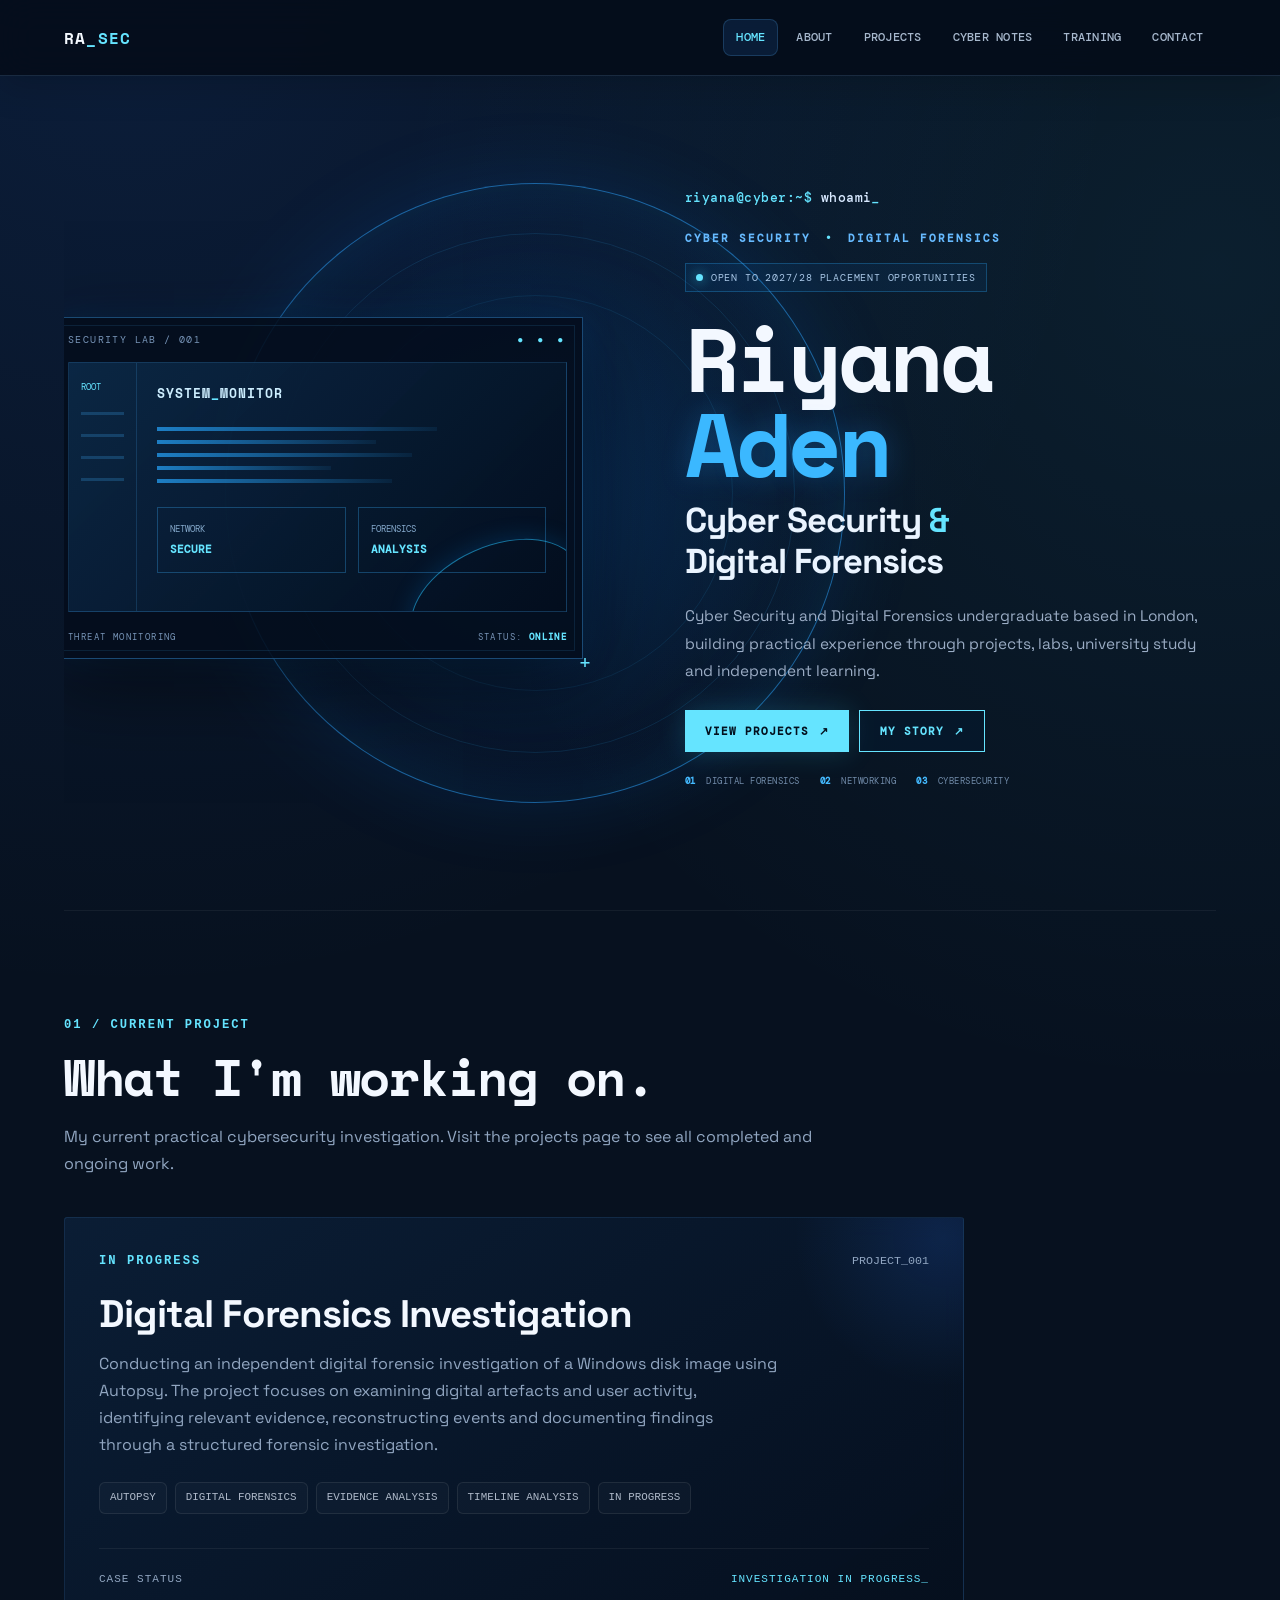
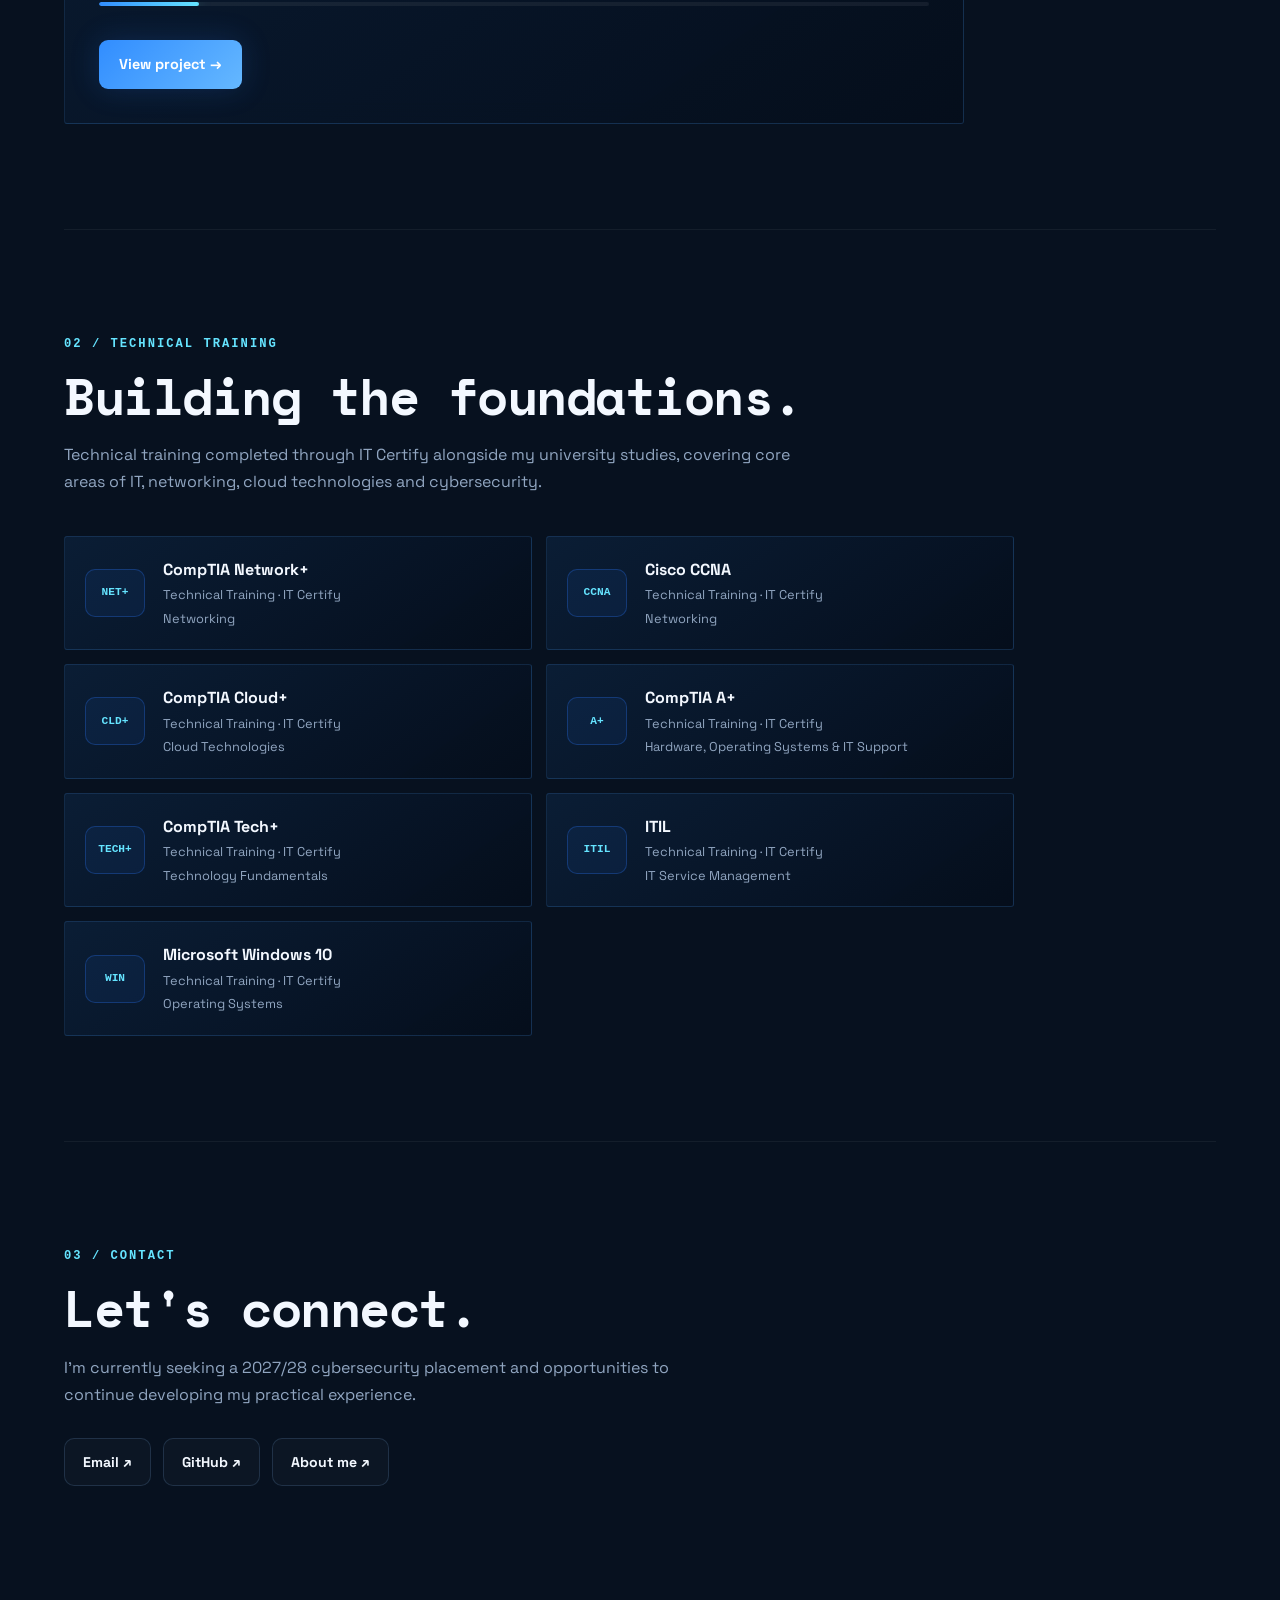
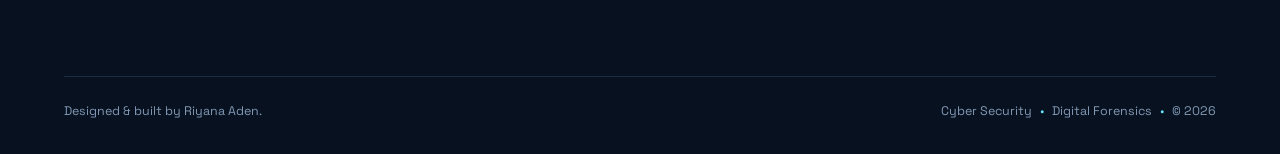
<file: index.html>
<!DOCTYPE html>
<html lang="en">

<head>
  <meta charset="UTF-8">

  <meta
    name="viewport"
    content="width=device-width, initial-scale=1.0"
  >

  <title>Riyana Aden | Cybersecurity Portfolio</title>

  <meta
    name="description"
    content="Cybersecurity portfolio of Riyana Aden, a Cyber Security and Digital Forensics undergraduate."
  >

  <link rel="preconnect" href="https://fonts.googleapis.com">
  <link rel="preconnect" href="https://fonts.gstatic.com" crossorigin>
  <link href="https://fonts.googleapis.com/css2?family=DM+Mono:wght@400;500&family=Space+Grotesk:wght@400;500;600;700&family=Space+Mono:wght@400;700&display=swap" rel="stylesheet">
  <link rel="stylesheet" href="style.css">
  <meta name="theme-color" content="#07111f">
</head>


<body>

  <!-- =========================
       NAVIGATION
  ========================== -->

  <nav class="site-nav">
<a class="logo" href="index.html" aria-label="Riyana Aden home">RA<span>_SEC</span></a>
<div class="nav-links" aria-label="Main navigation">
<a href="index.html" class="active" aria-current="page">Home</a>
<a href="about.html">About</a>
<a href="projects.html">Projects</a>
<a href="cyber-notes.html">Cyber Notes</a>
<a href="index.html#certifications">Training</a>
<a href="index.html#contact">Contact</a>
</div>

</nav>


  <main>


    <!-- =========================
         HERO
    ========================== -->

    <section class="hero hero-redesign">
  <div class="hero-orbit" aria-hidden="true"></div>
  <div class="hero-visual" aria-label="Decorative cybersecurity terminal illustration">
    <div class="visual-top"><span>SECURITY LAB / 001</span><span class="visual-lights">● ● ●</span></div>
    <div class="visual-screen"><div class="screen-sidebar"><span>ROOT</span><i></i><i></i><i></i><i></i></div>
      <div class="screen-main"><div class="screen-title">SYSTEM<span>_</span>MONITOR</div>
        <div class="screen-lines"><i></i><i></i><i></i><i></i><i></i></div>
        <div class="screen-panels"><b>NETWORK<br><strong>SECURE</strong></b><b>FORENSICS<br><strong>ANALYSIS</strong></b></div><div class="screen-wave"></div>
      </div></div>
    <div class="visual-footer"><span>THREAT MONITORING</span><span>STATUS: <b>ONLINE</b></span></div>
    <span class="visual-cross cross-one">+</span><span class="visual-cross cross-two">+</span>
  </div>
  <div class="hero-copy">
    <p class="terminal">riyana@cyber:~$ <span>whoami</span><i class="cursor">_</i></p>
    <p class="eyebrow">CYBER SECURITY <b>•</b> DIGITAL FORENSICS</p>
    <div class="availability"><span class="status-dot"></span> OPEN TO 2027/28 PLACEMENT OPPORTUNITIES</div>
    <h1>Riyana<br><span>Aden</span></h1>
    <h2>Cyber Security <em>&amp;</em><br>Digital Forensics</h2>
    <p class="hero-description">Cyber Security and Digital Forensics undergraduate based in London, building practical experience through projects, labs, university study and independent learning.</p>
    <div class="hero-buttons"><a class="primary-button" href="projects.html">VIEW PROJECTS <span>↗</span></a><a class="secondary-button" href="about.html">MY STORY <span>↗</span></a></div>
    <div class="hero-meta"><span><b>01</b> DIGITAL FORENSICS</span><span><b>02</b> NETWORKING</span><span><b>03</b> CYBERSECURITY</span></div>
  </div>
</section>



    <!-- =========================
         FEATURED PROJECT
    ========================== -->

    <section id="projects">

      <div class="section-heading">

        <p class="section-number">
          01 / CURRENT PROJECT
        </p>

        <h2>
          What I'm working on.
        </h2>

        <p>
          My current practical cybersecurity investigation.
          Visit the projects page to see all completed and ongoing work.
        </p>

      </div>


      <div class="project-card">

        <div class="project-topline">

          <span class="project-status">
            IN PROGRESS
          </span>

          <span class="project-code">
            PROJECT_001
          </span>

        </div>


        <h3>
          Digital Forensics Investigation
        </h3>


        <p>
          Conducting an independent digital forensic investigation of a Windows
          disk image using Autopsy. The project focuses on examining digital
          artefacts and user activity, identifying relevant evidence,
          reconstructing events and documenting findings through a structured
          forensic investigation.
        </p>


        <div class="project-tags">

          <span>AUTOPSY</span>

          <span>DIGITAL FORENSICS</span>

          <span>EVIDENCE ANALYSIS</span>

          <span>TIMELINE ANALYSIS</span>

          <span>IN PROGRESS</span>

        </div>


        <div class="project-progress">

          <div class="progress-info">

            <span>CASE STATUS</span>

            <span class="progress-status">
              INVESTIGATION IN PROGRESS_
            </span>

          </div>


          <div class="progress-track">

            <div class="progress-fill"></div>

          </div>

        </div>


        <div class="hero-buttons">

          <a
            class="primary-button"
            href="projects.html"
          >
            View project →
          </a>

        </div>

      </div>

    </section>



    <!-- =========================
         TECHNICAL TRAINING
    ========================== -->

    <section id="certifications">

      <div class="section-heading">

        <p class="section-number">
          02 / TECHNICAL TRAINING
        </p>

        <h2>
          Building the foundations.
        </h2>

        <p>
          Technical training completed through IT Certify alongside my
          university studies, covering core areas of IT, networking,
          cloud technologies and cybersecurity.
        </p>

      </div>


      <div class="cert-grid">


        <!-- NETWORK+ -->

        <div class="cert-card">

          <span class="cert-code">
            NET+
          </span>

          <div>

            <h3>
              CompTIA Network+
            </h3>

            <p>
              Technical Training · IT Certify
            </p>

            <p>
              Networking
            </p>

          </div>

        </div>


        <!-- CCNA -->

        <div class="cert-card">

          <span class="cert-code">
            CCNA
          </span>

          <div>

            <h3>
              Cisco CCNA
            </h3>

            <p>
              Technical Training · IT Certify
            </p>

            <p>
              Networking
            </p>

          </div>

        </div>


        <!-- CLOUD+ -->

        <div class="cert-card">

          <span class="cert-code">
            CLD+
          </span>

          <div>

            <h3>
              CompTIA Cloud+
            </h3>

            <p>
              Technical Training · IT Certify
            </p>

            <p>
              Cloud Technologies
            </p>

          </div>

        </div>


        <!-- A+ -->

        <div class="cert-card">

          <span class="cert-code">
            A+
          </span>

          <div>

            <h3>
              CompTIA A+
            </h3>

            <p>
              Technical Training · IT Certify
            </p>

            <p>
              Hardware, Operating Systems & IT Support
            </p>

          </div>

        </div>


        <!-- TECH+ -->

        <div class="cert-card">

          <span class="cert-code">
            TECH+
          </span>

          <div>

            <h3>
              CompTIA Tech+
            </h3>

            <p>
              Technical Training · IT Certify
            </p>

            <p>
              Technology Fundamentals
            </p>

          </div>

        </div>


        <!-- ITIL -->

        <div class="cert-card">

          <span class="cert-code">
            ITIL
          </span>

          <div>

            <h3>
              ITIL
            </h3>

            <p>
              Technical Training · IT Certify
            </p>

            <p>
              IT Service Management
            </p>

          </div>

        </div>


        <!-- WINDOWS -->

        <div class="cert-card">

          <span class="cert-code">
            WIN
          </span>

          <div>

            <h3>
              Microsoft Windows 10
            </h3>

            <p>
              Technical Training · IT Certify
            </p>

            <p>
              Operating Systems
            </p>

          </div>

        </div>

      </div>

    </section>



    <!-- =========================
         CONTACT
    ========================== -->

    <section id="contact" class="contact-section">

      <p class="section-number">
        03 / CONTACT
      </p>


      <h2>
        Let's connect.
      </h2>


      <p class="contact-description">
        I'm currently seeking a 2027/28 cybersecurity placement and
        opportunities to continue developing my practical experience.
      </p>


      <div class="contact-links">

        <a href="mailto:adenriyana@gmail.com">
          Email ↗
        </a>


        <a
          href="https://github.com/RiyanaAden"
          target="_blank"
          rel="noopener noreferrer"
        >
          GitHub ↗
        </a>


        <a href="about.html">
          About me ↗
        </a>

      </div>

    </section>

  </main>



  <!-- =========================
       FOOTER
  ========================== -->

  <footer class="site-footer">
<p>Designed &amp; built by Riyana Aden.</p>
<p>Cyber Security <span>•</span> Digital Forensics <span>•</span> © 2026</p>
</footer>


</body>

</html>
</file>
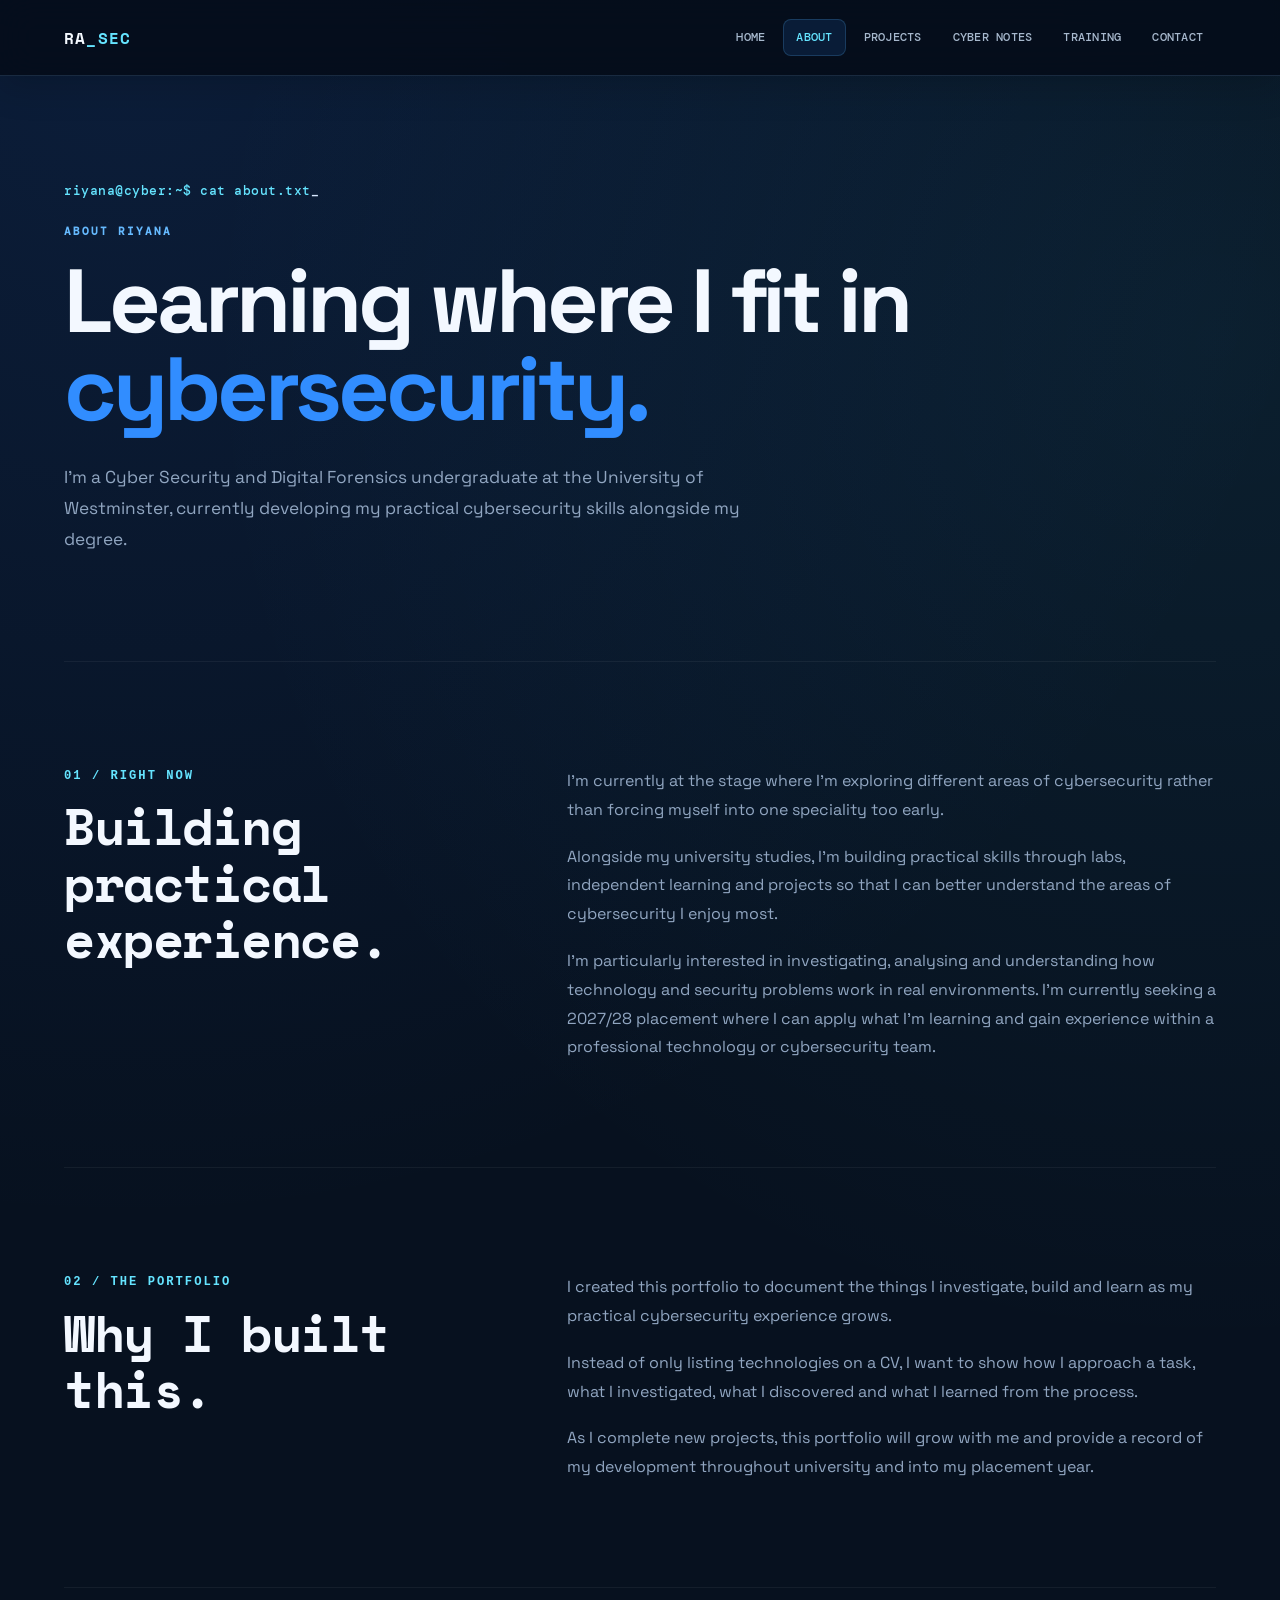
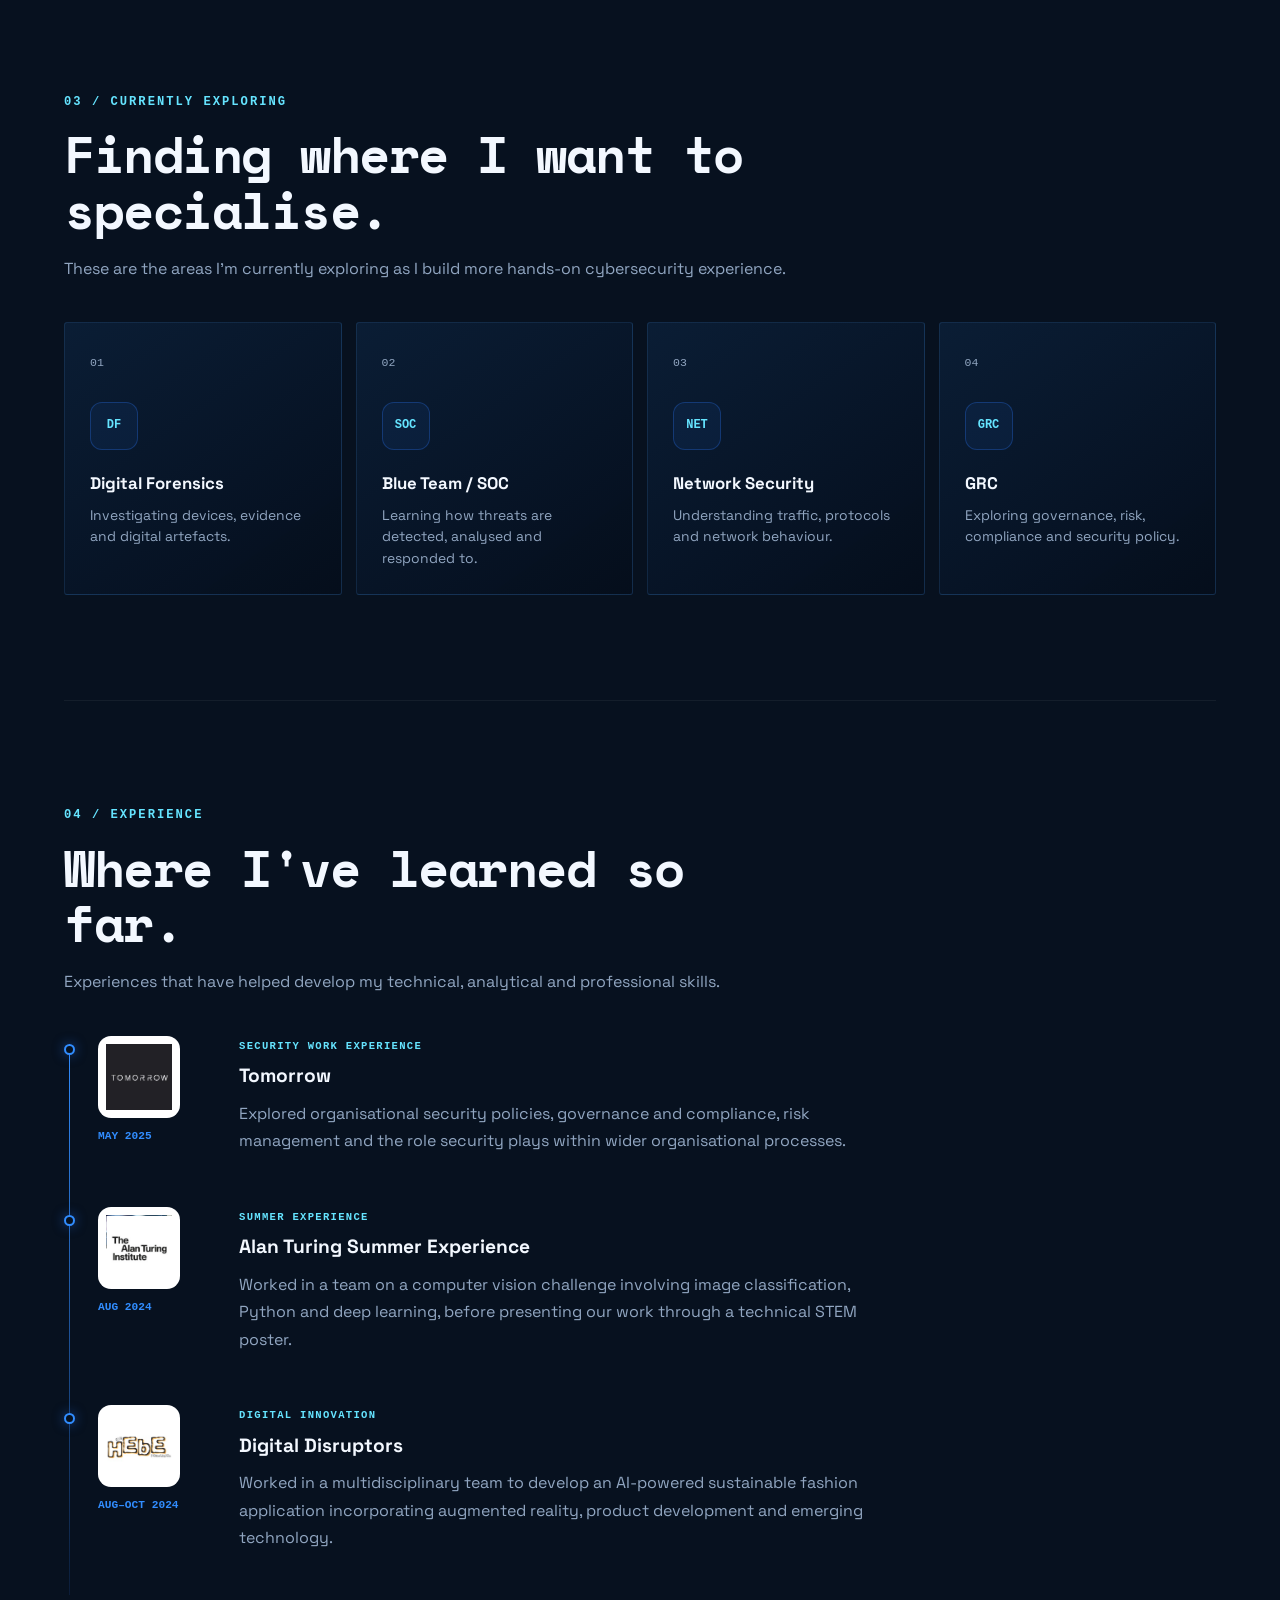
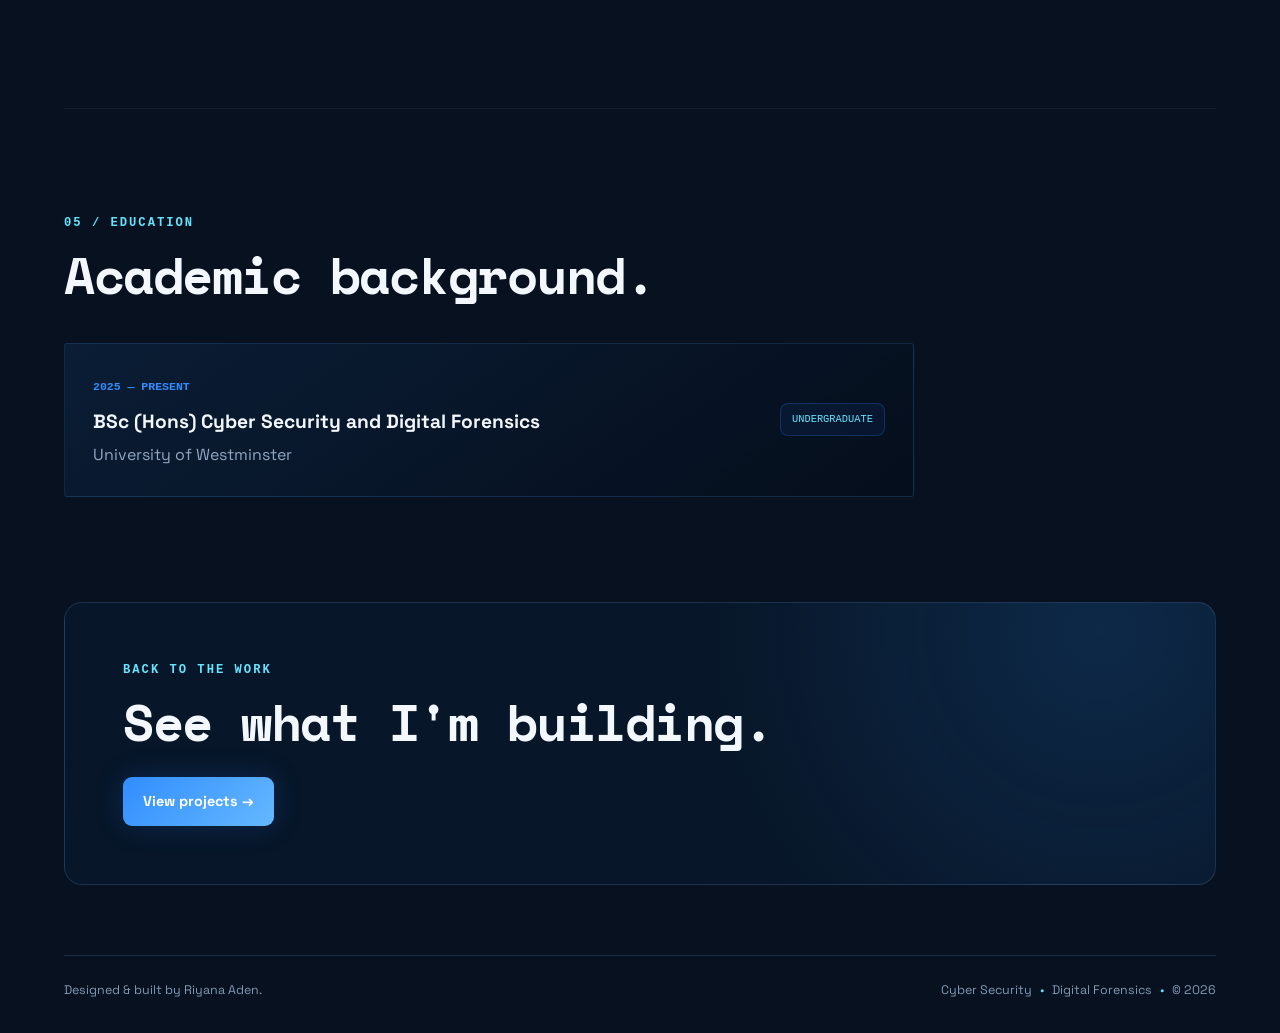
<file: about.html>
<!DOCTYPE html>
<html lang="en">

<head>

  <meta charset="UTF-8">

  <meta
    name="viewport"
    content="width=device-width, initial-scale=1.0"
  >

  <title>About | Riyana Aden</title>

  <meta
    name="description"
    content="About Riyana Aden, Cyber Security and Digital Forensics undergraduate."
  >

  <link rel="preconnect" href="https://fonts.googleapis.com">
  <link rel="preconnect" href="https://fonts.gstatic.com" crossorigin>
  <link href="https://fonts.googleapis.com/css2?family=DM+Mono:wght@400;500&family=Space+Grotesk:wght@400;500;600;700&family=Space+Mono:wght@400;700&display=swap" rel="stylesheet">
  <link rel="stylesheet" href="style.css">

  <meta name="theme-color" content="#07111f">
</head>


<body>


  <!-- =========================
       NAVIGATION
  ========================== -->

  <nav class="site-nav">
<a class="logo" href="index.html" aria-label="Riyana Aden home">RA<span>_SEC</span></a>
<div class="nav-links" aria-label="Main navigation">
<a href="index.html">Home</a>
<a href="about.html" class="active" aria-current="page">About</a>
<a href="projects.html">Projects</a>
<a href="cyber-notes.html">Cyber Notes</a>
<a href="index.html#certifications">Training</a>
<a href="index.html#contact">Contact</a>
</div>

</nav>



  <main>


    <!-- =========================
         ABOUT HERO
    ========================== -->

    <section class="about-hero">

      <p class="terminal">
        riyana@cyber:~$ cat about.txt<span class="cursor">_</span>
      </p>


      <p class="eyebrow">
        ABOUT RIYANA
      </p>


      <h1>
        Learning where I fit in
        <span>cybersecurity.</span>
      </h1>


      <p class="about-intro">
        I'm a Cyber Security and Digital Forensics undergraduate at the
        University of Westminster, currently developing my practical
        cybersecurity skills alongside my degree.
      </p>

    </section>



    <!-- =========================
         WHAT I'M DOING
    ========================== -->

    <section class="about-section">

      <div class="about-grid">

        <div>

          <p class="section-number">
            01 / RIGHT NOW
          </p>

          <h2>
            Building practical experience.
          </h2>

        </div>


        <div class="about-copy">

          <div class="about-copy">

  <p>
    I'm currently at the stage where I'm exploring different areas
    of cybersecurity rather than forcing myself into one speciality
    too early.
  </p>

  <p>
    Alongside my university studies, I'm building practical skills
    through labs, independent learning and projects so that I can
    better understand the areas of cybersecurity I enjoy most.
  </p>

  <p>
    I'm particularly interested in investigating, analysing and
    understanding how technology and security problems work in
    real environments. I'm currently seeking a 2027/28 placement
    where I can apply what I'm learning and gain experience within
    a professional technology or cybersecurity team.
  </p>

</div>
      </div>

    </section>



    <!-- =========================
         PORTFOLIO PURPOSE
    ========================== -->

    <section class="about-section">

      <div class="about-grid">

        <div>

          <p class="section-number">
            02 / THE PORTFOLIO
          </p>

          <h2>
            Why I built this.
          </h2>

        </div>


        <div class="about-copy">

          <p>
            I created this portfolio to document the things I investigate,
            build and learn as my practical cybersecurity experience grows.
          </p>


          <p>
            Instead of only listing technologies on a CV, I want to show
            how I approach a task, what I investigated, what I discovered
            and what I learned from the process.
          </p>


          <p>
            As I complete new projects, this portfolio will grow with me
            and provide a record of my development throughout university
            and into my placement year.
          </p>

        </div>

      </div>

    </section>



    <!-- =========================
         CURRENTLY EXPLORING
    ========================== -->

    <section>

      <div class="section-heading">

        <p class="section-number">
          03 / CURRENTLY EXPLORING
        </p>

        <h2>
          Finding where I want to specialise.
        </h2>

        <p>
          These are the areas I'm currently exploring as I build more
          hands-on cybersecurity experience.
        </p>

      </div>


      <div class="explore-grid">


        <div class="explore-card">

          <span class="card-number">
            01
          </span>


          <div class="card-icon">
            DF
          </div>


          <h3>
            Digital Forensics
          </h3>


          <p>
            Investigating devices, evidence and digital artefacts.
          </p>

        </div>



        <div class="explore-card">

          <span class="card-number">
            02
          </span>


          <div class="card-icon">
            SOC
          </div>


          <h3>
            Blue Team / SOC
          </h3>


          <p>
            Learning how threats are detected, analysed and responded to.
          </p>

        </div>



        <div class="explore-card">

          <span class="card-number">
            03
          </span>


          <div class="card-icon">
            NET
          </div>


          <h3>
            Network Security
          </h3>


          <p>
            Understanding traffic, protocols and network behaviour.
          </p>

        </div>



        <div class="explore-card">

          <span class="card-number">
            04
          </span>


          <div class="card-icon">
            GRC
          </div>


          <h3>
            GRC
          </h3>


          <p>
            Exploring governance, risk, compliance and security policy.
          </p>

        </div>


      </div>

    </section>



    <!-- =========================
         EXPERIENCE
    ========================== -->

    <section>

      <div class="section-heading">

        <p class="section-number">
          04 / EXPERIENCE
        </p>

        <h2>
          Where I've learned so far.
        </h2>

        <p>
          Experiences that have helped develop my technical,
          analytical and professional skills.
        </p>

      </div>



      <div class="experience-timeline">


        <!-- TOMORROW -->

        <article class="experience-item">

          <div class="timeline-marker"></div>


          <div class="experience-meta">

            <div class="experience-logo-box">

              <img
                src="images/tomorrow-logo.png"
                alt="Tomorrow logo"
                class="experience-logo"
              >

            </div>


            <span class="experience-date">
              MAY 2025
            </span>

          </div>


          <div class="experience-content">

            <p class="experience-type">
              SECURITY WORK EXPERIENCE
            </p>


            <h3>
              Tomorrow
            </h3>


            <p>
              Explored organisational security policies, governance and
              compliance, risk management and the role security plays
              within wider organisational processes.
            </p>

          </div>

        </article>



        <!-- ALAN TURING -->

        <article class="experience-item">

          <div class="timeline-marker"></div>


          <div class="experience-meta">

            <div class="experience-logo-box">

              <img
                src="images/alan-turing-logo.png"
                alt="Alan Turing Institute logo"
                class="experience-logo"
              >

            </div>


            <span class="experience-date">
              AUG 2024
            </span>

          </div>


          <div class="experience-content">

            <p class="experience-type">
              SUMMER EXPERIENCE
            </p>


            <h3>
              Alan Turing Summer Experience
            </h3>


            <p>
              Worked in a team on a computer vision challenge involving
              image classification, Python and deep learning, before
              presenting our work through a technical STEM poster.
            </p>

          </div>

        </article>



        <!-- DIGITAL DISRUPTORS -->

        <article class="experience-item">

          <div class="timeline-marker"></div>


          <div class="experience-meta">

            <div class="experience-logo-box">

              <img
                src="images/digital-disruptors-logo.png"
                alt="Digital Disruptors logo"
                class="experience-logo"
              >

            </div>


            <span class="experience-date">
              AUG–OCT 2024
            </span>

          </div>


          <div class="experience-content">

            <p class="experience-type">
              DIGITAL INNOVATION
            </p>


            <h3>
              Digital Disruptors
            </h3>


            <p>
              Worked in a multidisciplinary team to develop an AI-powered
              sustainable fashion application incorporating augmented
              reality, product development and emerging technology.
            </p>

          </div>

        </article>


      </div>

    </section>



    <!-- =========================
         EDUCATION
    ========================== -->

    <section>

      <div class="section-heading">

        <p class="section-number">
          05 / EDUCATION
        </p>

        <h2>
          Academic background.
        </h2>

      </div>


      <div class="education-card">

        <div>

          <span class="education-date">
            2025 — PRESENT
          </span>

          <h3>
  BSc (Hons) Cyber Security and Digital Forensics
</h3>

          <p>
            University of Westminster
          </p>

        </div>


        <span class="education-status">
          UNDERGRADUATE
        </span>

      </div>

    </section>



    <!-- =========================
         BACK
    ========================== -->

    <section class="about-back">

      <p class="section-number">
        BACK TO THE WORK
      </p>


      <h2>
        See what I'm building.
      </h2>


      <a
  class="primary-button"
  href="projects.html"
>
  View projects →
</a>

    </section>


  </main>



  <footer class="site-footer">
<p>Designed &amp; built by Riyana Aden.</p>
<p>Cyber Security <span>•</span> Digital Forensics <span>•</span> © 2026</p>
</footer>


</body>

</html>
</file>
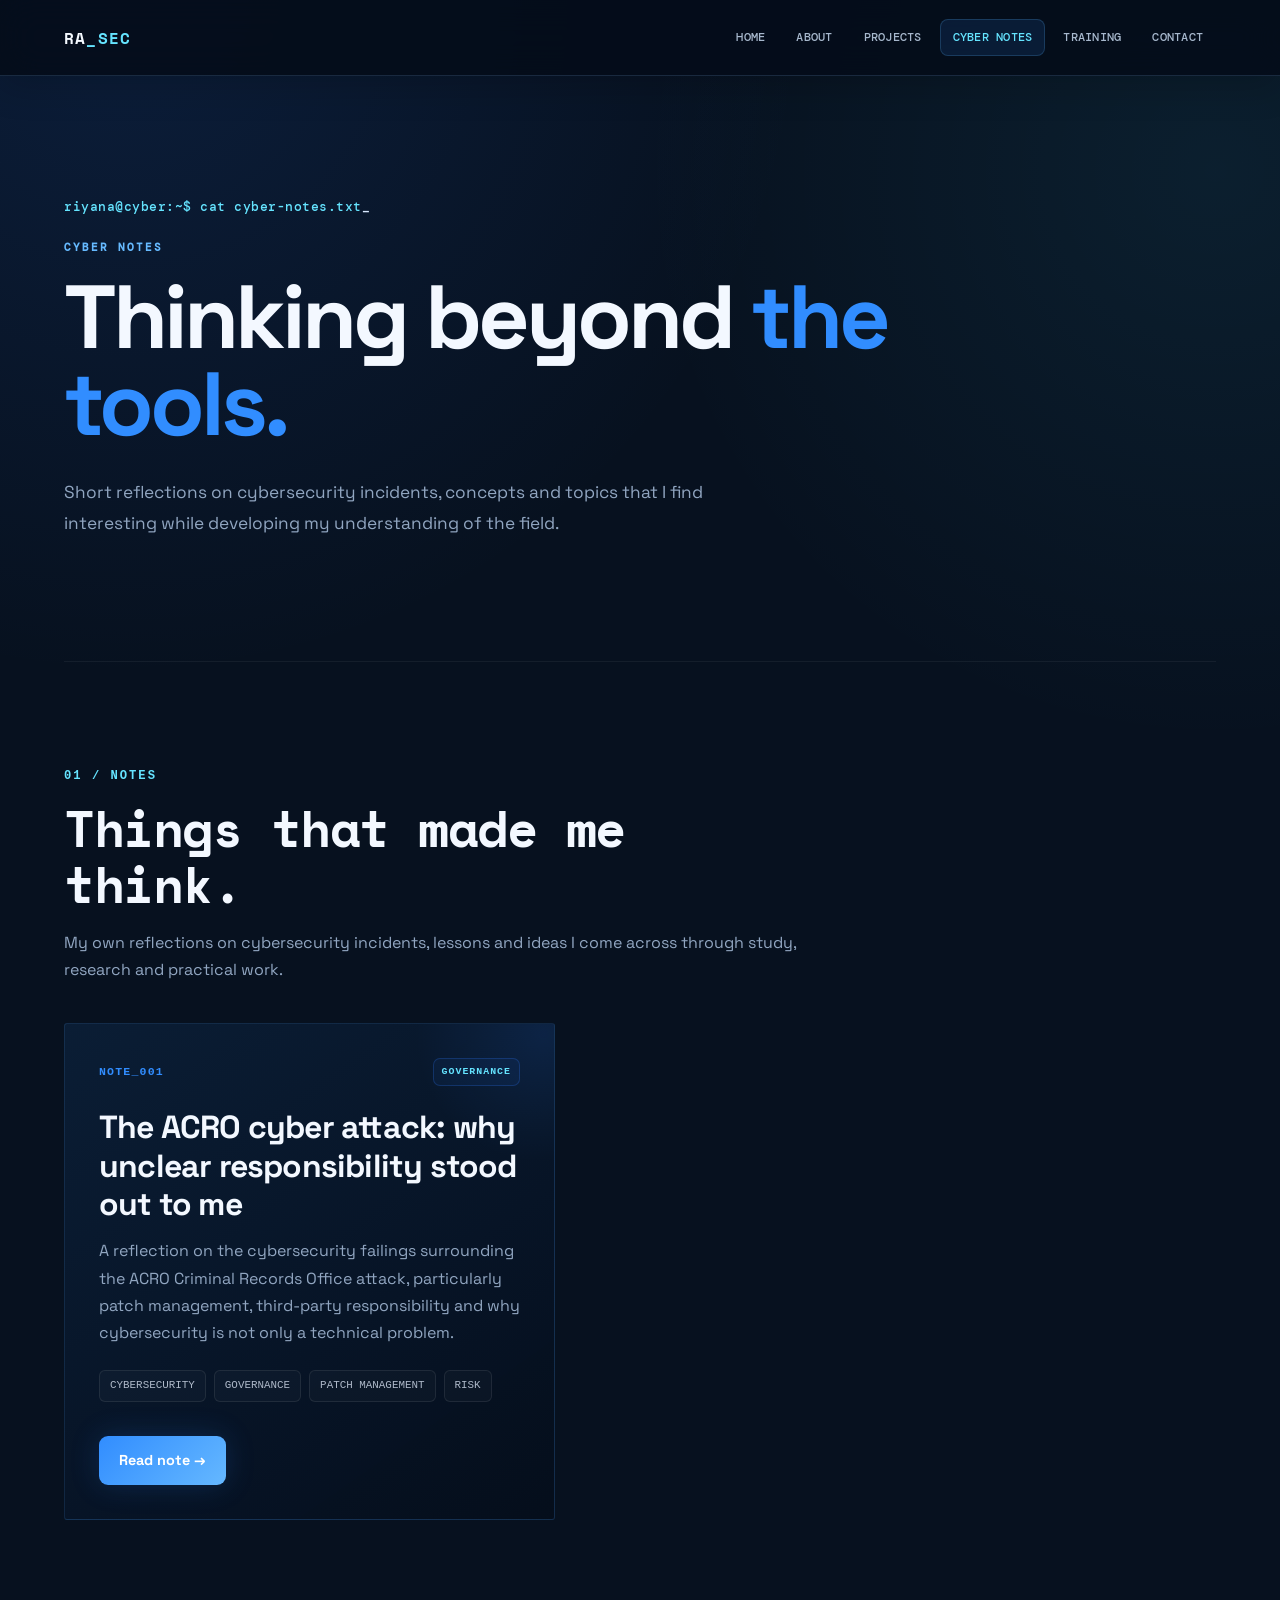
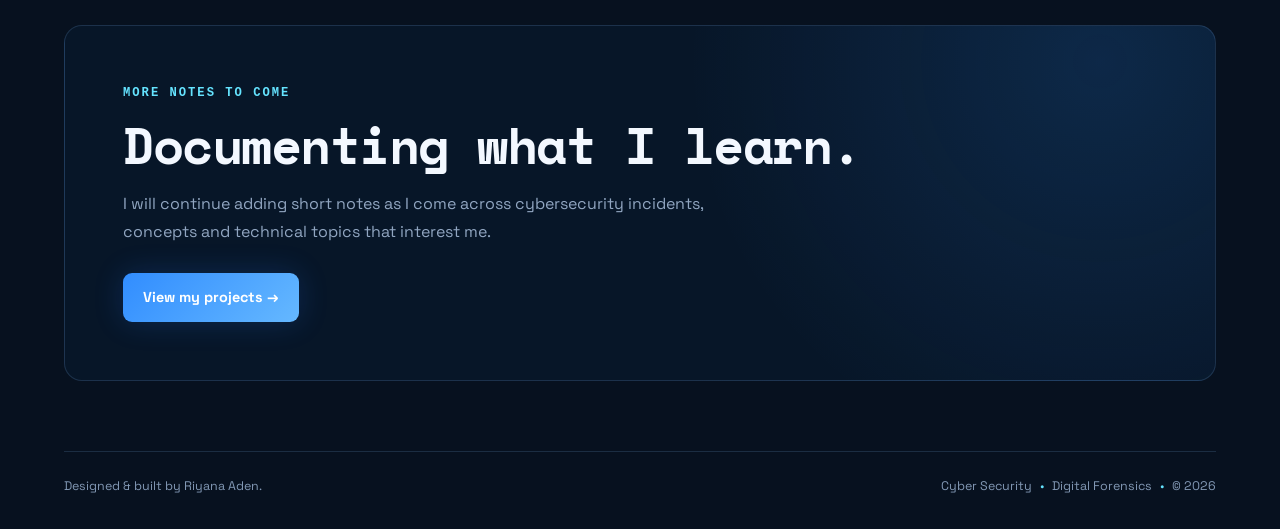
<file: cyber-notes.html>
<!DOCTYPE html>
<html lang="en">

<head>

  <meta charset="UTF-8">

  <meta
    name="viewport"
    content="width=device-width, initial-scale=1.0"
  >

  <title>Cyber Notes | Riyana Aden</title>

  <meta
    name="description"
    content="Cybersecurity notes, reflections and analysis by Riyana Aden."
  >

  <link rel="preconnect" href="https://fonts.googleapis.com">
  <link rel="preconnect" href="https://fonts.gstatic.com" crossorigin>
  <link href="https://fonts.googleapis.com/css2?family=DM+Mono:wght@400;500&family=Space+Grotesk:wght@400;500;600;700&family=Space+Mono:wght@400;700&display=swap" rel="stylesheet">
  <link rel="stylesheet" href="style.css">

  <meta name="theme-color" content="#07111f">
</head>


<body>


  <!-- =========================
       NAVIGATION
  ========================== -->

  <nav class="site-nav">
<a class="logo" href="index.html" aria-label="Riyana Aden home">RA<span>_SEC</span></a>
<div class="nav-links" aria-label="Main navigation">
<a href="index.html">Home</a>
<a href="about.html">About</a>
<a href="projects.html">Projects</a>
<a href="cyber-notes.html" class="active" aria-current="page">Cyber Notes</a>
<a href="index.html#certifications">Training</a>
<a href="index.html#contact">Contact</a>
</div>

</nav>



  <main>


    <!-- =========================
         HERO
    ========================== -->

    <section class="about-hero">

      <p class="terminal">
        riyana@cyber:~$ cat cyber-notes.txt<span class="cursor">_</span>
      </p>


      <p class="eyebrow">
        CYBER NOTES
      </p>


      <h1>
        Thinking beyond
        <span>the tools.</span>
      </h1>


      <p class="about-intro">
        Short reflections on cybersecurity incidents, concepts and topics
        that I find interesting while developing my understanding of the field.
      </p>

    </section>



    <!-- =========================
         NOTES
    ========================== -->

    <section>

      <div class="section-heading">

        <p class="section-number">
          01 / NOTES
        </p>

        <h2>
          Things that made me think.
        </h2>

        <p>
          My own reflections on cybersecurity incidents, lessons and ideas
          I come across through study, research and practical work.
        </p>

      </div>



      <div class="notes-grid">


        <!-- NOTE 001 -->

        <article class="note-card">

          <div class="note-topline">

            <span class="note-code">
              NOTE_001
            </span>

            <span class="note-topic">
              GOVERNANCE
            </span>

          </div>


          <h3>
            The ACRO cyber attack: why unclear responsibility stood out to me
          </h3>


          <p>
            A reflection on the cybersecurity failings surrounding the ACRO
            Criminal Records Office attack, particularly patch management,
            third-party responsibility and why cybersecurity is not only
            a technical problem.
          </p>


          <div class="project-tags">

            <span>CYBERSECURITY</span>

            <span>GOVERNANCE</span>

            <span>PATCH MANAGEMENT</span>

            <span>RISK</span>

          </div>


          <div class="hero-buttons">

            <a
              class="primary-button"
              href="note-001-acro.html"
            >
              Read note →
            </a>

          </div>

        </article>


      </div>

    </section>



    <!-- =========================
         MORE TO COME
    ========================== -->

    <section class="about-back">

      <p class="section-number">
        MORE NOTES TO COME
      </p>


      <h2>
        Documenting what I learn.
      </h2>


      <p class="contact-description">
        I will continue adding short notes as I come across cybersecurity
        incidents, concepts and technical topics that interest me.
      </p>


      <a
        class="primary-button"
        href="projects.html"
      >
        View my projects →
      </a>

    </section>


  </main>



  <footer class="site-footer">
<p>Designed &amp; built by Riyana Aden.</p>
<p>Cyber Security <span>•</span> Digital Forensics <span>•</span> © 2026</p>
</footer>


</body>

</html>
</file>
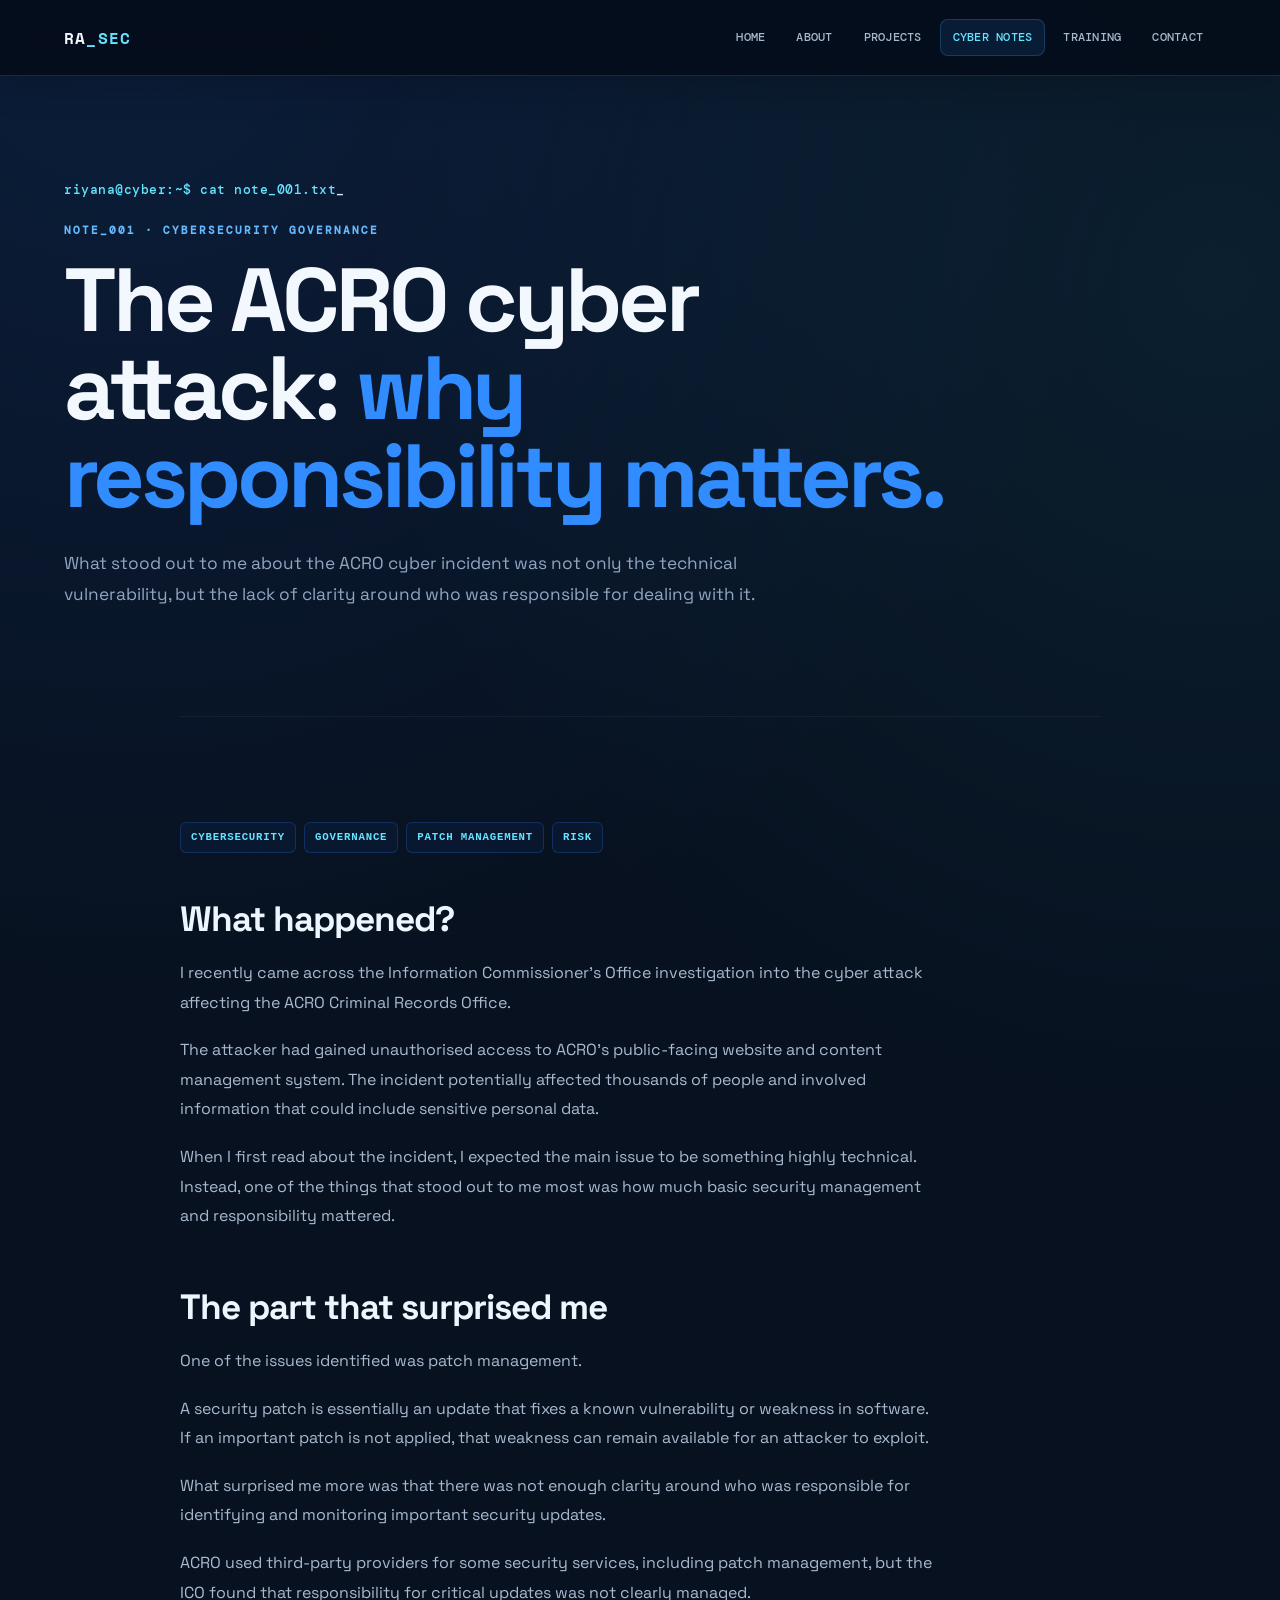
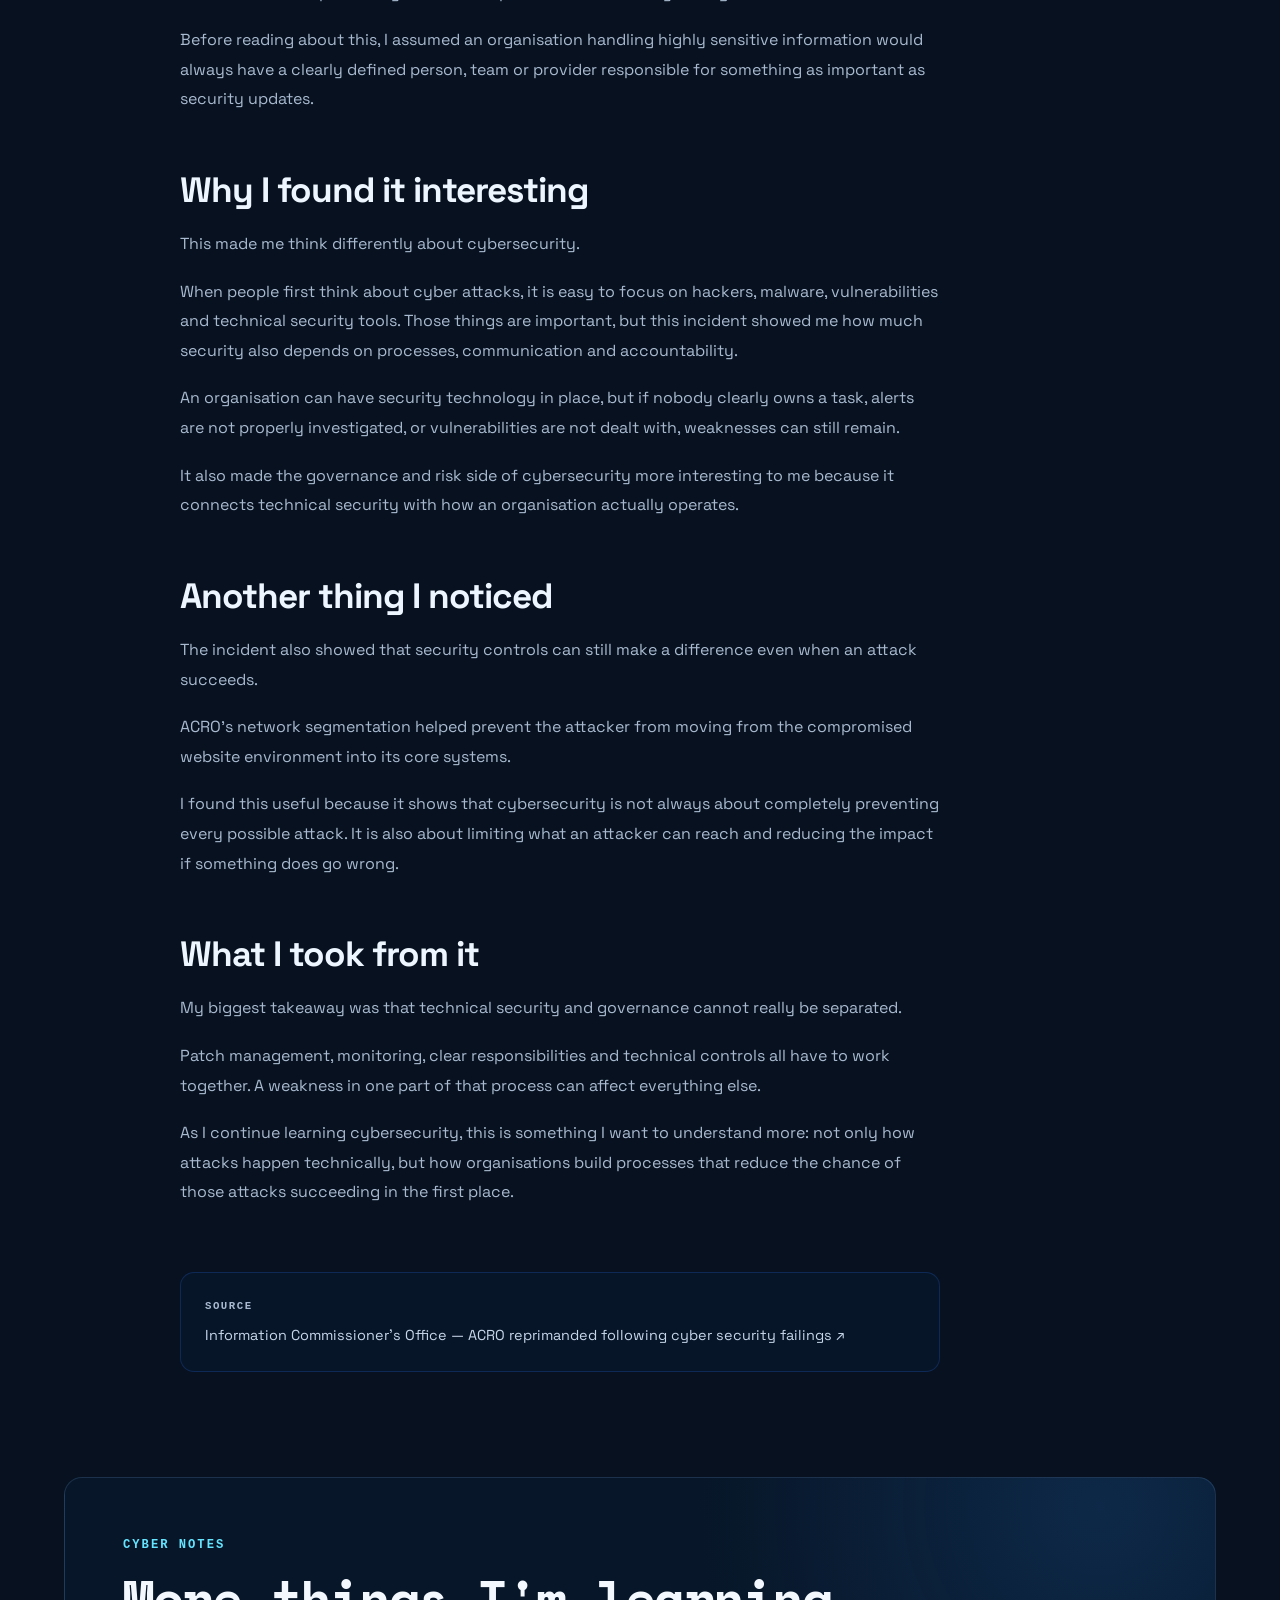
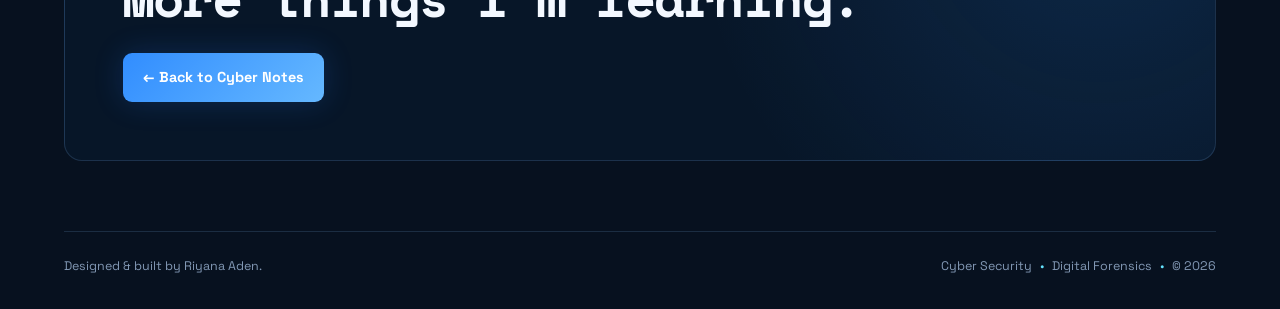
<file: note-001-acro.html>
<!DOCTYPE html>
<html lang="en">

<head>

  <meta charset="UTF-8">

  <meta
    name="viewport"
    content="width=device-width, initial-scale=1.0"
  >

  <title>ACRO Cyber Attack | Cyber Notes | Riyana Aden</title>

  <meta
    name="description"
    content="A reflection on the ACRO cyber attack, patch management, accountability and cybersecurity governance."
  >

  <link rel="preconnect" href="https://fonts.googleapis.com">
  <link rel="preconnect" href="https://fonts.gstatic.com" crossorigin>
  <link href="https://fonts.googleapis.com/css2?family=DM+Mono:wght@400;500&family=Space+Grotesk:wght@400;500;600;700&family=Space+Mono:wght@400;700&display=swap" rel="stylesheet">
  <link rel="stylesheet" href="style.css">

  <meta name="theme-color" content="#07111f">
</head>


<body>


  <!-- =========================
       NAVIGATION
  ========================== -->

  <nav class="site-nav">
<a class="logo" href="index.html" aria-label="Riyana Aden home">RA<span>_SEC</span></a>
<div class="nav-links" aria-label="Main navigation">
<a href="index.html">Home</a>
<a href="about.html">About</a>
<a href="projects.html">Projects</a>
<a href="cyber-notes.html" class="active" aria-current="page">Cyber Notes</a>
<a href="index.html#certifications">Training</a>
<a href="index.html#contact">Contact</a>
</div>

</nav>



  <main>


    <!-- =========================
         NOTE HERO
    ========================== -->

    <section class="about-hero">

      <p class="terminal">
        riyana@cyber:~$ cat note_001.txt<span class="cursor">_</span>
      </p>


      <p class="eyebrow">
        NOTE_001 · CYBERSECURITY GOVERNANCE
      </p>


      <h1>
        The ACRO cyber attack:
        <span>why responsibility matters.</span>
      </h1>


      <p class="about-intro">
        What stood out to me about the ACRO cyber incident was not only
        the technical vulnerability, but the lack of clarity around who
        was responsible for dealing with it.
      </p>

    </section>



    <!-- =========================
         ARTICLE
    ========================== -->

    <section class="note-article">


      <div class="note-article-meta">

        <span>CYBERSECURITY</span>

        <span>GOVERNANCE</span>

        <span>PATCH MANAGEMENT</span>

        <span>RISK</span>

      </div>



      <div class="note-article-content">


        <h2>
          What happened?
        </h2>


        <p>
          I recently came across the Information Commissioner's Office
          investigation into the cyber attack affecting the ACRO Criminal
          Records Office.
        </p>


        <p>
          The attacker had gained unauthorised access to ACRO's public-facing
          website and content management system. The incident potentially
          affected thousands of people and involved information that could
          include sensitive personal data.
        </p>


        <p>
          When I first read about the incident, I expected the main issue to
          be something highly technical. Instead, one of the things that stood
          out to me most was how much basic security management and
          responsibility mattered.
        </p>



        <h2>
          The part that surprised me
        </h2>


        <p>
          One of the issues identified was patch management.
        </p>


        <p>
          A security patch is essentially an update that fixes a known
          vulnerability or weakness in software. If an important patch is not
          applied, that weakness can remain available for an attacker to
          exploit.
        </p>


        <p>
          What surprised me more was that there was not enough clarity around
          who was responsible for identifying and monitoring important
          security updates.
        </p>


        <p>
          ACRO used third-party providers for some security services, including
          patch management, but the ICO found that responsibility for critical
          updates was not clearly managed.
        </p>


        <p>
          Before reading about this, I assumed an organisation handling highly
          sensitive information would always have a clearly defined person,
          team or provider responsible for something as important as security
          updates.
        </p>



        <h2>
          Why I found it interesting
        </h2>


        <p>
          This made me think differently about cybersecurity.
        </p>


        <p>
          When people first think about cyber attacks, it is easy to focus on
          hackers, malware, vulnerabilities and technical security tools.
          Those things are important, but this incident showed me how much
          security also depends on processes, communication and accountability.
        </p>


        <p>
          An organisation can have security technology in place, but if nobody
          clearly owns a task, alerts are not properly investigated, or
          vulnerabilities are not dealt with, weaknesses can still remain.
        </p>


        <p>
          It also made the governance and risk side of cybersecurity more
          interesting to me because it connects technical security with how an
          organisation actually operates.
        </p>



        <h2>
          Another thing I noticed
        </h2>


        <p>
          The incident also showed that security controls can still make a
          difference even when an attack succeeds.
        </p>


        <p>
          ACRO's network segmentation helped prevent the attacker from moving
          from the compromised website environment into its core systems.
        </p>


        <p>
          I found this useful because it shows that cybersecurity is not always
          about completely preventing every possible attack. It is also about
          limiting what an attacker can reach and reducing the impact if
          something does go wrong.
        </p>



        <h2>
          What I took from it
        </h2>


        <p>
          My biggest takeaway was that technical security and governance cannot
          really be separated.
        </p>


        <p>
          Patch management, monitoring, clear responsibilities and technical
          controls all have to work together. A weakness in one part of that
          process can affect everything else.
        </p>


        <p>
          As I continue learning cybersecurity, this is something I want to
          understand more: not only how attacks happen technically, but how
          organisations build processes that reduce the chance of those
          attacks succeeding in the first place.
        </p>



        <div class="note-source">

          <p>
            SOURCE
          </p>

          <a
            href="https://ico.org.uk/about-the-ico/media-centre/news-and-blogs/2026/08/acro-reprimanded-following-cyber-security-failings/"
            target="_blank"
            rel="noopener noreferrer"
          >
            Information Commissioner's Office — ACRO reprimanded following
            cyber security failings ↗
          </a>

        </div>


      </div>

    </section>



    <!-- =========================
         BACK
    ========================== -->

    <section class="about-back">

      <p class="section-number">
        CYBER NOTES
      </p>

      <h2>
        More things I'm learning.
      </h2>

      <a
        class="primary-button"
        href="cyber-notes.html"
      >
        ← Back to Cyber Notes
      </a>

    </section>


  </main>



  <footer class="site-footer">
<p>Designed &amp; built by Riyana Aden.</p>
<p>Cyber Security <span>•</span> Digital Forensics <span>•</span> © 2026</p>
</footer>


</body>

</html>
</file>
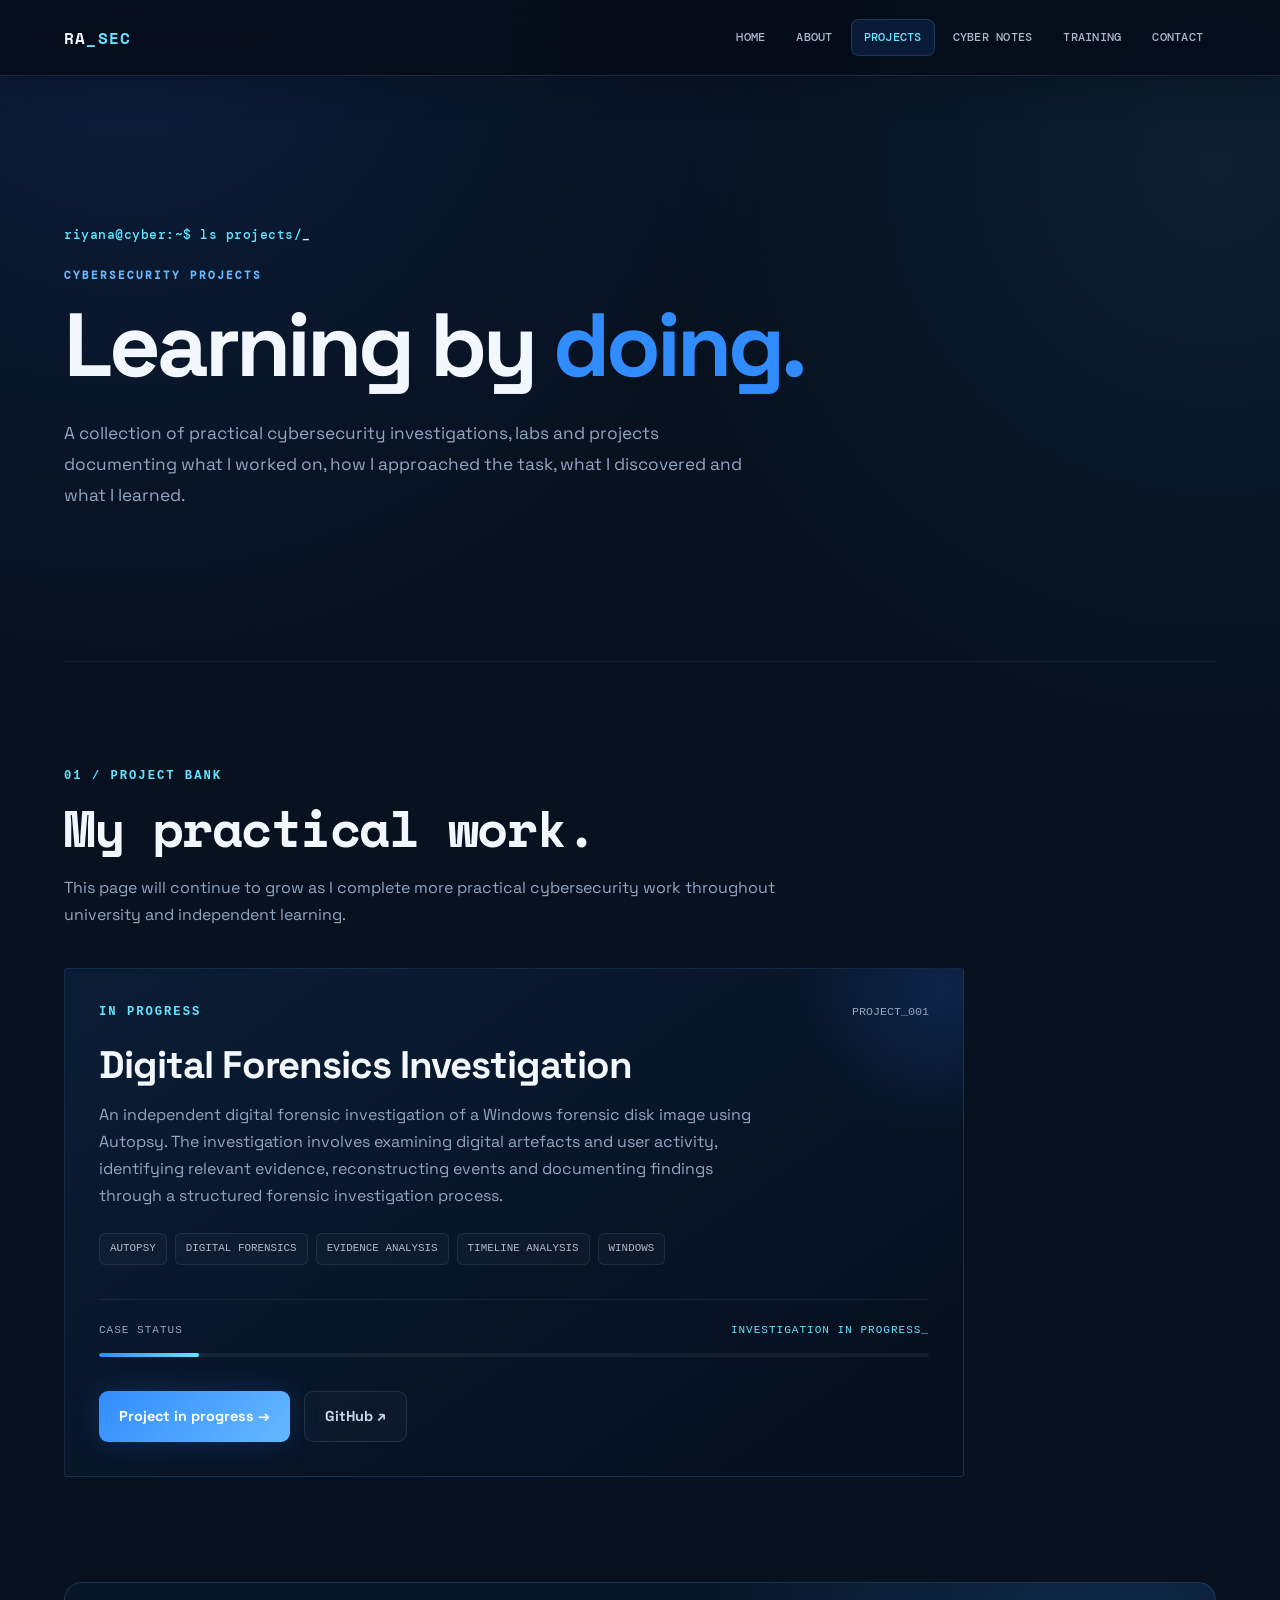
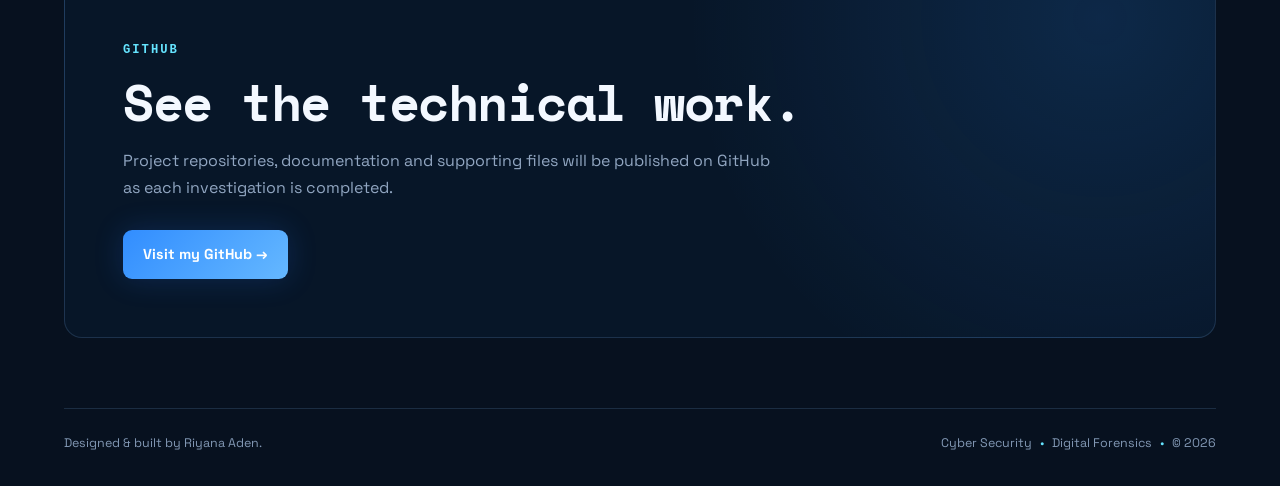
<file: projects.html>
<!DOCTYPE html>
<html lang="en">

<head>

  <meta charset="UTF-8">

  <meta
    name="viewport"
    content="width=device-width, initial-scale=1.0"
  >

  <title>Projects | Riyana Aden</title>

  <meta
    name="description"
    content="Cybersecurity and digital forensics projects by Riyana Aden."
  >

  <link rel="preconnect" href="https://fonts.googleapis.com">
  <link rel="preconnect" href="https://fonts.gstatic.com" crossorigin>
  <link href="https://fonts.googleapis.com/css2?family=DM+Mono:wght@400;500&family=Space+Grotesk:wght@400;500;600;700&family=Space+Mono:wght@400;700&display=swap" rel="stylesheet">
  <link rel="stylesheet" href="style.css">

  <meta name="theme-color" content="#07111f">
</head>


<body>


  <!-- =========================
       NAVIGATION
  ========================== -->

  <nav class="site-nav">
<a class="logo" href="index.html" aria-label="Riyana Aden home">RA<span>_SEC</span></a>
<div class="nav-links" aria-label="Main navigation">
<a href="index.html">Home</a>
<a href="about.html">About</a>
<a href="projects.html" class="active" aria-current="page">Projects</a>
<a href="cyber-notes.html">Cyber Notes</a>
<a href="index.html#certifications">Training</a>
<a href="index.html#contact">Contact</a>
</div>

</nav>



  <main>


    <!-- =========================
         PROJECTS HERO
    ========================== -->

    <section class="about-hero">

      <p class="terminal">
        riyana@cyber:~$ ls projects/<span class="cursor">_</span>
      </p>


      <p class="eyebrow">
        CYBERSECURITY PROJECTS
      </p>


      <h1>
        Learning by
        <span>doing.</span>
      </h1>


      <p class="about-intro">
        A collection of practical cybersecurity investigations, labs and
        projects documenting what I worked on, how I approached the task,
        what I discovered and what I learned.
      </p>

    </section>



    <!-- =========================
         PROJECT BANK
    ========================== -->

    <section>

      <div class="section-heading">

        <p class="section-number">
          01 / PROJECT BANK
        </p>

        <h2>
          My practical work.
        </h2>

        <p>
          This page will continue to grow as I complete more practical
          cybersecurity work throughout university and independent learning.
        </p>

      </div>



      <!-- =========================
           PROJECT 001
      ========================== -->

      <div class="project-card">

        <div class="project-topline">

          <span class="project-status">
            IN PROGRESS
          </span>

          <span class="project-code">
            PROJECT_001
          </span>

        </div>


        <h3>
          Digital Forensics Investigation
        </h3>


        <p>
          An independent digital forensic investigation of a Windows forensic
          disk image using Autopsy. The investigation involves examining
          digital artefacts and user activity, identifying relevant evidence,
          reconstructing events and documenting findings through a structured
          forensic investigation process.
        </p>


        <div class="project-tags">

          <span>AUTOPSY</span>

          <span>DIGITAL FORENSICS</span>

          <span>EVIDENCE ANALYSIS</span>

          <span>TIMELINE ANALYSIS</span>

          <span>WINDOWS</span>

        </div>


        <div class="project-progress">

          <div class="progress-info">

            <span>CASE STATUS</span>

            <span class="progress-status">
              INVESTIGATION IN PROGRESS_
            </span>

          </div>


          <div class="progress-track">

            <div class="progress-fill"></div>

          </div>

        </div>


        <div class="hero-buttons">

          <!--
          This button will eventually lead to the full project page.
          We will activate it when the investigation is further developed.
          -->

          <a
            class="primary-button"
            href="#project-001"
          >
            Project in progress →
          </a>


          <!--
          For now this points to your main GitHub.
          Once we create the dedicated project repository,
          we will replace the URL with that repository.
          -->

          <a
            class="secondary-button"
            href="https://github.com/RiyanaAden"
            target="_blank"
            rel="noopener noreferrer"
          >
            GitHub ↗
          </a>

        </div>

      </div>



      <!-- =========================
           FUTURE PROJECTS
      ========================== -->

      <!--

      COPY THIS PROJECT CARD WHEN YOU START PROJECT 002:

      <div class="project-card">

        <div class="project-topline">

          <span class="project-status">
            IN PROGRESS
          </span>

          <span class="project-code">
            PROJECT_002
          </span>

        </div>

        <h3>
          Project Name
        </h3>

        <p>
          Short description of the project.
        </p>

        <div class="project-tags">

          <span>TOOL</span>
          <span>SKILL</span>
          <span>TOPIC</span>

        </div>

        <div class="hero-buttons">

          <a
            class="primary-button"
            href="#"
          >
            View project →
          </a>

          <a
            class="secondary-button"
            href="#"
            target="_blank"
            rel="noopener noreferrer"
          >
            GitHub ↗
          </a>

        </div>

      </div>

      -->


    </section>



    <!-- =========================
         GITHUB
    ========================== -->

    <section class="about-back">

      <p class="section-number">
        GITHUB
      </p>


      <h2>
        See the technical work.
      </h2>


      <p class="contact-description">
        Project repositories, documentation and supporting files will be
        published on GitHub as each investigation is completed.
      </p>


      <a
        class="primary-button"
        href="https://github.com/RiyanaAden"
        target="_blank"
        rel="noopener noreferrer"
      >
        Visit my GitHub →
      </a>

    </section>


  </main>



  <!-- =========================
       FOOTER
  ========================== -->

  <footer class="site-footer">
<p>Designed &amp; built by Riyana Aden.</p>
<p>Cyber Security <span>•</span> Digital Forensics <span>•</span> © 2026</p>
</footer>


</body>

</html>
</file>
<file: style.css>
/* ========================================
   RIYANA ADEN
   CYBERSECURITY PORTFOLIO
======================================== */


:root {
  --bg: #070b14;
  --bg-soft: #0b1220;
  --surface: rgba(255, 255, 255, 0.035);
  --surface-hover: rgba(255, 255, 255, 0.055);

  --text: #f5f7fb;
  --text-soft: #dbe4f0;
  --muted: #94a3b8;

  --blue: #2a74f4;
  --blue-light: #4c8dff;
  --cyan: #42d9ff;

  --border: rgba(255, 255, 255, 0.08);
  --border-blue: rgba(42, 116, 244, 0.35);

  --max-width: 1180px;
}



/* ========================================
   RESET
======================================== */


* {
  margin: 0;
  padding: 0;
  box-sizing: border-box;
}


html {
  scroll-behavior: smooth;
}


body {
  min-height: 100vh;

  background:
    radial-gradient(
      circle at 10% 0%,
      rgba(42, 116, 244, 0.13),
      transparent 28%
    ),
    radial-gradient(
      circle at 95% 8%,
      rgba(66, 217, 255, 0.07),
      transparent 25%
    ),
    var(--bg);

  color: var(--text);

  font-family:
    Inter,
    "Segoe UI",
    Arial,
    Helvetica,
    sans-serif;

  line-height: 1.6;

  overflow-x: hidden;
}


body::before {
  content: "";

  position: fixed;
  inset: 0;

  pointer-events: none;

  background-image:
    linear-gradient(
      rgba(255, 255, 255, 0.015) 1px,
      transparent 1px
    ),
    linear-gradient(
      90deg,
      rgba(255, 255, 255, 0.015) 1px,
      transparent 1px
    );

  background-size: 48px 48px;

  mask-image:
    linear-gradient(
      to bottom,
      black,
      transparent 90%
    );

  z-index: -1;
}


a {
  color: inherit;
  text-decoration: none;
}


img {
  display: block;
  max-width: 100%;
}



/* ========================================
   NAVIGATION
======================================== */


nav {
  position: sticky;

  top: 18px;

  z-index: 1000;

  width: min(var(--max-width), 92%);

  margin: 18px auto 0;

  padding: 16px 20px;

  display: flex;

  justify-content: space-between;

  align-items: center;

  background: rgba(7, 11, 20, 0.74);

  border: 1px solid var(--border);

  border-radius: 16px;

  backdrop-filter: blur(18px);

  -webkit-backdrop-filter: blur(18px);

  box-shadow:
    0 12px 40px rgba(0, 0, 0, 0.22);
}


.logo {
  font-weight: 800;

  letter-spacing: 1.5px;

  font-size: 1rem;
}


.logo span {
  color: var(--blue);
}


.nav-links {
  display: flex;

  align-items: center;

  gap: 24px;
}


.nav-links a {
  position: relative;

  color: var(--muted);

  font-size: 0.86rem;

  transition: color 0.2s ease;
}


.nav-links a::after {
  content: "";

  position: absolute;

  left: 0;

  bottom: -7px;

  width: 0;

  height: 2px;

  border-radius: 999px;

  background: var(--blue);

  transition: width 0.25s ease;
}


.nav-links a:hover {
  color: var(--text);
}


.nav-links a:hover::after {
  width: 100%;
}



/* ========================================
   GENERAL LAYOUT
======================================== */


main {
  width: min(var(--max-width), 92%);

  margin: 0 auto;
}


section {
  padding: 105px 0;
}


section + section {
  border-top: 1px solid rgba(255, 255, 255, 0.055);
}


.section-heading {
  max-width: 760px;

  margin-bottom: 40px;
}


.section-number,
.eyebrow,
.project-status {
  color: var(--blue);

  font-family:
    "Courier New",
    monospace;

  font-size: 0.76rem;

  font-weight: 700;

  letter-spacing: 2px;

  text-transform: uppercase;
}


.section-heading h2,
.about-section h2,
.about-back h2,
.contact-section h2 {

  margin-top: 14px;

  font-size:
    clamp(
      2rem,
      4vw,
      3.5rem
    );

  line-height: 1.08;

  letter-spacing: -2px;
}


.section-heading > p:last-child {

  margin-top: 18px;

  color: var(--muted);

  font-size: 1rem;

  line-height: 1.7;
}



/* ========================================
   HERO
======================================== */


.hero {
  min-height: 86vh;

  max-width: 950px;

  display: flex;

  flex-direction: column;

  justify-content: center;

  border-top: none;
}


.terminal {
  margin-bottom: 22px;

  color: var(--cyan);

  font-family:
    "Courier New",
    monospace;

  font-size: 0.9rem;
}


.cursor {
  animation:
    blink
    1s
    infinite;
}


@keyframes blink {

  0%,
  50% {
    opacity: 1;
  }

  51%,
  100% {
    opacity: 0;
  }

}


.availability {
  width: fit-content;

  margin-top: 14px;

  padding: 8px 12px;

  display: inline-flex;

  align-items: center;

  gap: 8px;

  border:
    1px solid
    rgba(42, 116, 244, 0.25);

  border-radius: 999px;

  background:
    rgba(42, 116, 244, 0.075);

  color: #cbd5e1;

  font-size: 0.7rem;

  font-weight: 700;

  letter-spacing: 1px;
}


.status-dot {
  width: 7px;

  height: 7px;

  border-radius: 50%;

  background: var(--cyan);

  box-shadow:
    0 0 12px
    rgba(66, 217, 255, 0.8);
}


.hero h1 {
  margin: 22px 0 24px;

  font-size:
    clamp(
      3.4rem,
      8vw,
      7rem
    );

  line-height: 0.93;

  letter-spacing: -5px;
}


.hero h1 span {
  color: var(--blue);
}


.hero h2 {

  max-width: 850px;

  color: var(--text-soft);

  font-size:
    clamp(
      1.6rem,
      3vw,
      3rem
    );

  font-weight: 500;

  line-height: 1.13;

  letter-spacing: -1.5px;
}


.hero-description {

  max-width: 680px;

  margin-top: 28px;

  color: var(--muted);

  font-size: 1.04rem;

  line-height: 1.75;
}



/* ========================================
   BUTTONS
======================================== */


.hero-buttons {

  display: flex;

  flex-wrap: wrap;

  gap: 14px;

  margin-top: 34px;
}


.primary-button,
.secondary-button {

  display: inline-flex;

  align-items: center;

  justify-content: center;

  padding: 13px 20px;

  border-radius: 10px;

  font-size: 0.9rem;

  font-weight: 700;

  transition:
    transform 0.25s ease,
    border-color 0.25s ease,
    background 0.25s ease,
    box-shadow 0.25s ease;
}


.primary-button {

  background:
    linear-gradient(
      135deg,
      var(--blue),
      var(--blue-light)
    );

  color: #ffffff;

  box-shadow:
    0 0 30px
    rgba(42, 116, 244, 0.2);
}


.primary-button:hover {

  transform:
    translateY(-2px);

  box-shadow:
    0 10px 35px
    rgba(42, 116, 244, 0.3);
}


.secondary-button {

  border:
    1px solid
    rgba(255, 255, 255, 0.1);

  background:
    rgba(255, 255, 255, 0.025);

  color: var(--text-soft);
}


.secondary-button:hover {

  transform:
    translateY(-2px);

  border-color:
    rgba(42, 116, 244, 0.4);

  background:
    rgba(42, 116, 244, 0.06);
}



/* ========================================
   PROJECTS
======================================== */


.project-card {

  position: relative;

  overflow: hidden;

  max-width: 900px;

  padding: 36px;

  border:
    1px solid
    var(--border);

  border-radius: 20px;

  background:
    linear-gradient(
      180deg,
      rgba(255, 255, 255, 0.045),
      rgba(255, 255, 255, 0.018)
    );

  backdrop-filter: blur(10px);
}


.project-card::before {

  content: "";

  position: absolute;

  top: -130px;

  right: -130px;

  width: 300px;

  height: 300px;

  border-radius: 50%;

  background:
    radial-gradient(
      circle,
      rgba(42, 116, 244, 0.17),
      transparent 70%
    );
}


.project-topline {

  position: relative;

  z-index: 1;

  display: flex;

  justify-content: space-between;

  align-items: center;

  gap: 20px;
}


.project-code {

  color: var(--muted);

  font-family:
    "Courier New",
    monospace;

  font-size: 0.73rem;
}


.project-card h3 {

  position: relative;

  z-index: 1;

  max-width: 640px;

  margin: 20px 0 14px;

  font-size:
    clamp(
      1.7rem,
      3vw,
      2.4rem
    );

  line-height: 1.15;

  letter-spacing: -1px;
}


.project-card > p {

  position: relative;

  z-index: 1;

  max-width: 680px;

  color: var(--muted);

  line-height: 1.7;
}


.project-tags,
.work-skills {

  position: relative;

  z-index: 1;

  display: flex;

  flex-wrap: wrap;

  gap: 8px;

  margin-top: 24px;
}


.project-tags span,
.work-skills span {

  padding: 6px 10px;

  border:
    1px solid
    rgba(255, 255, 255, 0.08);

  border-radius: 7px;

  background:
    rgba(255, 255, 255, 0.025);

  color: #aeb9c9;

  font-family:
    "Courier New",
    monospace;

  font-size: 0.68rem;
}


.project-progress {

  position: relative;

  z-index: 1;

  margin-top: 34px;

  padding-top: 22px;

  border-top:
    1px solid
    rgba(255, 255, 255, 0.06);
}


.progress-info {

  display: flex;

  justify-content: space-between;

  color: var(--muted);

  font-family:
    "Courier New",
    monospace;

  font-size: 0.69rem;

  letter-spacing: 1px;
}


.progress-status {
  color: var(--cyan);
}


.progress-track {

  height: 4px;

  margin-top: 13px;

  overflow: hidden;

  border-radius: 999px;

  background:
    rgba(255, 255, 255, 0.06);
}


.progress-fill {

  width: 12%;

  height: 100%;

  border-radius: 999px;

  background:
    linear-gradient(
      90deg,
      var(--blue),
      var(--cyan)
    );

  box-shadow:
    0 0 14px
    rgba(66, 217, 255, 0.35);
}



/* ========================================
   PREVIOUS WORK
======================================== */


.work-grid {

  display: grid;

  grid-template-columns:
    repeat(3, 1fr);

  gap: 18px;
}


.work-card {

  position: relative;

  min-height: 420px;

  padding: 26px;

  display: flex;

  flex-direction: column;

  border:
    1px solid
    var(--border);

  border-radius: 18px;

  background:
    linear-gradient(
      180deg,
      rgba(255, 255, 255, 0.04),
      rgba(255, 255, 255, 0.018)
    );

  transition:
    transform 0.25s ease,
    border-color 0.25s ease,
    box-shadow 0.25s ease;
}


.work-card:hover {

  transform:
    translateY(-5px);

  border-color:
    rgba(42, 116, 244, 0.35);

  box-shadow:
    0 20px 55px
    rgba(0, 0, 0, 0.25);
}


.work-card-top {

  display: flex;

  align-items: center;

  justify-content: space-between;
}


.work-number,
.work-year {

  color: var(--muted);

  font-family:
    "Courier New",
    monospace;

  font-size: 0.7rem;
}


.work-logo-container {

  width: 64px;

  height: 64px;

  margin-top: 28px;

  padding: 9px;

  display: flex;

  align-items: center;

  justify-content: center;

  border:
    1px solid
    rgba(255, 255, 255, 0.08);

  border-radius: 14px;

  background: white;
}


.work-logo {

  width: 100%;

  height: 100%;

  object-fit: contain;
}


.work-type {

  margin-top: 23px;

  color: var(--cyan);

  font-family:
    "Courier New",
    monospace;

  font-size: 0.65rem;

  font-weight: 700;

  letter-spacing: 1.2px;
}


.work-card h3 {

  margin-top: 10px;

  font-size: 1.18rem;

  line-height: 1.3;
}


.work-card > p:not(.work-type) {

  margin-top: 10px;

  color: var(--muted);

  font-size: 0.9rem;

  line-height: 1.65;
}


.work-skills {
  margin-top: auto;

  padding-top: 25px;
}



/* ========================================
   CERTIFICATIONS
======================================== */


.cert-grid {

  display: grid;

  grid-template-columns:
    repeat(2, 1fr);

  gap: 14px;

  max-width: 950px;
}


.cert-card {

  display: flex;

  align-items: center;

  gap: 18px;

  padding: 20px;

  border:
    1px solid
    var(--border);

  border-radius: 15px;

  background:
    rgba(255, 255, 255, 0.025);

  transition:
    transform 0.2s ease,
    border-color 0.2s ease,
    background 0.2s ease;
}


.cert-card:hover {

  transform:
    translateX(4px);

  border-color:
    rgba(42, 116, 244, 0.35);

  background:
    rgba(42, 116, 244, 0.045);
}


.cert-code {

  min-width: 55px;

  height: 45px;

  padding: 0 7px;

  display: flex;

  align-items: center;

  justify-content: center;

  border:
    1px solid
    rgba(42, 116, 244, 0.3);

  border-radius: 10px;

  background:
    rgba(42, 116, 244, 0.08);

  color: var(--cyan);

  font-family:
    "Courier New",
    monospace;

  font-size: 0.7rem;

  font-weight: 700;
}


.cert-card h3 {
  font-size: 0.98rem;
}


.cert-card p {

  margin-top: 2px;

  color: var(--muted);

  font-size: 0.8rem;
}



/* ========================================
   CONTACT
======================================== */


.contact-section {

  padding-bottom: 120px;

  border-bottom: none;
}


.contact-description {

  max-width: 650px;

  margin-top: 18px;

  color: var(--muted);

  line-height: 1.7;
}


.contact-links {

  display: flex;

  flex-wrap: wrap;

  gap: 12px;

  margin-top: 30px;
}


.contact-links a {

  padding: 12px 18px;

  border:
    1px solid
    var(--border);

  border-radius: 10px;

  background:
    rgba(255, 255, 255, 0.025);

  font-size: 0.88rem;

  font-weight: 700;

  transition:
    transform 0.2s ease,
    border-color 0.2s ease,
    background 0.2s ease;
}


.contact-links a:hover {

  transform:
    translateY(-2px);

  border-color:
    rgba(42, 116, 244, 0.4);

  background:
    rgba(42, 116, 244, 0.06);
}



/* ========================================
   ABOUT HERO
======================================== */


.about-hero {

  min-height: 65vh;

  max-width: 950px;

  display: flex;

  flex-direction: column;

  justify-content: center;

  border-top: none;
}


.about-hero h1 {

  max-width: 900px;

  margin-top: 20px;

  font-size:
    clamp(
      3rem,
      7vw,
      6rem
    );

  line-height: 0.98;

  letter-spacing: -4px;
}


.about-hero h1 span {
  color: var(--blue);
}


.about-intro {

  max-width: 700px;

  margin-top: 28px;

  color: var(--muted);

  font-size: 1.08rem;

  line-height: 1.8;
}



/* ========================================
   ABOUT TEXT
======================================== */


.about-grid {

  display: grid;

  grid-template-columns:
    minmax(250px, 0.8fr)
    minmax(300px, 1.2fr);

  gap: 80px;
}


.about-copy p {

  color: var(--muted);

  font-size: 1rem;

  line-height: 1.8;
}


.about-copy p + p {
  margin-top: 20px;
}



/* ========================================
   CURRENTLY EXPLORING
======================================== */


.explore-grid {

  display: grid;

  grid-template-columns:
    repeat(4, 1fr);

  gap: 14px;
}


.explore-card {

  position: relative;

  overflow: hidden;

  min-height: 230px;

  padding: 25px;

  border:
    1px solid
    var(--border);

  border-radius: 18px;

  background:
    linear-gradient(
      180deg,
      rgba(255, 255, 255, 0.04),
      rgba(255, 255, 255, 0.018)
    );

  transition:
    transform 0.25s ease,
    border-color 0.25s ease,
    box-shadow 0.25s ease;
}


.explore-card::before {

  content: "";

  position: absolute;

  inset: 0;

  background:
    radial-gradient(
      circle at top right,
      rgba(42, 116, 244, 0.14),
      transparent 45%
    );

  opacity: 0;

  transition:
    opacity 0.25s ease;
}


.explore-card:hover {

  transform:
    translateY(-5px);

  border-color:
    rgba(42, 116, 244, 0.38);

  box-shadow:
    0 20px 50px
    rgba(0, 0, 0, 0.25);
}


.explore-card:hover::before {
  opacity: 1;
}


.card-number {

  position: relative;

  z-index: 1;

  color: var(--muted);

  font-family:
    "Courier New",
    monospace;

  font-size: 0.72rem;
}


.card-icon {

  position: relative;

  z-index: 1;

  width: 48px;

  height: 48px;

  margin-top: 28px;

  display: flex;

  align-items: center;

  justify-content: center;

  border:
    1px solid
    rgba(42, 116, 244, 0.3);

  border-radius: 12px;

  background:
    rgba(42, 116, 244, 0.075);

  color: var(--cyan);

  font-family:
    "Courier New",
    monospace;

  font-size: 0.75rem;

  font-weight: 700;
}


.explore-card h3 {

  position: relative;

  z-index: 1;

  margin-top: 20px;

  font-size: 1.05rem;
}


.explore-card p {

  position: relative;

  z-index: 1;

  margin-top: 8px;

  color: var(--muted);

  font-size: 0.87rem;

  line-height: 1.55;
}



/* ========================================
   EXPERIENCE TIMELINE
======================================== */


.experience-timeline {

  position: relative;

  max-width: 900px;

  padding-left: 32px;
}


.experience-timeline::before {

  content: "";

  position: absolute;

  top: 8px;

  bottom: 8px;

  left: 5px;

  width: 1px;

  background:
    linear-gradient(
      to bottom,
      var(--blue),
      rgba(42, 116, 244, 0.1)
    );
}


.experience-item {

  position: relative;

  display: grid;

  grid-template-columns:
    130px
    1fr;

  gap: 34px;

  padding-bottom: 48px;
}


.timeline-marker {

  position: absolute;

  left: -32px;

  top: 9px;

  width: 11px;

  height: 11px;

  border:
    2px solid
    var(--blue);

  border-radius: 50%;

  background: var(--bg);

  box-shadow:
    0 0 14px
    rgba(42, 116, 244, 0.5);
}


.experience-meta {

  display: flex;

  flex-direction: column;

  gap: 10px;
}


.experience-logo-box {

  width: 58px;

  height: 58px;

  padding: 8px;

  display: flex;

  align-items: center;

  justify-content: center;

  border-radius: 13px;

  background: #ffffff;
}


.experience-logo {

  width: 100%;

  height: 100%;

  object-fit: contain;
}


.experience-date {

  color: var(--blue);

  font-family:
    "Courier New",
    monospace;

  font-size: 0.72rem;

  font-weight: 700;
}


.experience-type {

  margin-bottom: 7px;

  color: var(--cyan);

  font-family:
    "Courier New",
    monospace;

  font-size: 0.66rem;

  font-weight: 700;

  letter-spacing: 1.4px;
}


.experience-content h3 {

  margin-bottom: 8px;

  font-size: 1.2rem;
}


.experience-content > p:last-child {

  max-width: 650px;

  color: var(--muted);

  line-height: 1.7;
}



/* ========================================
   EDUCATION
======================================== */


.education-card {

  max-width: 850px;

  padding: 28px;

  display: flex;

  justify-content: space-between;

  align-items: center;

  gap: 30px;

  border:
    1px solid
    var(--border);

  border-radius: 18px;

  background:
    rgba(255, 255, 255, 0.025);
}


.education-date {

  color: var(--blue);

  font-family:
    "Courier New",
    monospace;

  font-size: 0.72rem;

  font-weight: 700;
}


.education-card h3 {

  margin-top: 10px;

  font-size: 1.2rem;
}


.education-card p {

  margin-top: 4px;

  color: var(--muted);
}


.education-status {

  padding: 7px 10px;

  border:
    1px solid
    rgba(42, 116, 244, 0.25);

  border-radius: 8px;

  background:
    rgba(42, 116, 244, 0.07);

  color: var(--cyan);

  font-family:
    "Courier New",
    monospace;

  font-size: 0.65rem;

  white-space: nowrap;
}



/* ========================================
   ABOUT BACK SECTION
======================================== */


.about-back {

  border-bottom: none;
}


.about-back .primary-button {
  margin-top: 28px;
}



/* ========================================
   FOOTER
======================================== */


footer {

  width: min(var(--max-width), 92%);

  margin: 0 auto;

  padding:
    28px 0
    45px;

  display: flex;

  justify-content: space-between;

  gap: 20px;

  color: #6f7c90;

  font-size: 0.78rem;
}



/* ========================================
   TABLET
======================================== */


@media (max-width: 950px) {

  .work-grid {
    grid-template-columns: 1fr;
  }


  .work-card {
    min-height: auto;
  }


  .work-skills {
    margin-top: 25px;
  }


  .explore-grid {

    grid-template-columns:
      repeat(2, 1fr);

  }


  .about-grid {

    grid-template-columns: 1fr;

    gap: 30px;

  }

}



/* ========================================
   MOBILE
======================================== */


@media (max-width: 800px) {

  nav {

    top: 10px;

    margin-top: 10px;

    padding:
      14px
      16px;

  }


  .nav-links {
    display: none;
  }


  section {
    padding: 78px 0;
  }


  .hero {

    min-height: 78vh;

  }


  .hero h1 {

    letter-spacing: -3px;

  }


  .about-hero {

    min-height: 58vh;

  }


  .about-hero h1 {

    letter-spacing: -3px;

  }


  .cert-grid {

    grid-template-columns: 1fr;

  }

}



/* ========================================
   SMALL MOBILE
======================================== */


@media (max-width: 560px) {

  .hero h1 {

    font-size: 3.25rem;

    letter-spacing: -2.5px;

  }


  .hero h2 {

    font-size: 1.5rem;

  }


  .availability {

    font-size: 0.58rem;

    letter-spacing: 0.7px;

  }


  .project-card {
    padding: 25px;
  }


  .project-topline {

    align-items: flex-start;

    flex-direction: column;

    gap: 7px;

  }


  .explore-grid {
    grid-template-columns: 1fr;
  }


  .experience-item {

    grid-template-columns: 1fr;

    gap: 14px;

  }


  .experience-timeline {
    padding-left: 28px;
  }


  .timeline-marker {
    left: -28px;
  }


  .experience-meta {

    flex-direction: row;

    align-items: center;

  }


  .education-card {

    align-items: flex-start;

    flex-direction: column;

  }


  footer {

    flex-direction: column;

    gap: 6px;

  }

}

/* ========================================
   LAYOUT REPAIR / POLISH
======================================== */


/* ---------- ABOUT TEXT SECTIONS ---------- */

.about-section .about-grid {
  display: grid;
  grid-template-columns: 0.8fr 1.2fr;
  gap: 70px;
  align-items: start;
}

.about-section h2 {
  margin-top: 12px;
  font-size: clamp(2rem, 4vw, 3.2rem);
  line-height: 1.1;
  letter-spacing: -1.8px;
}

.about-copy {
  max-width: 680px;
}

.about-copy p {
  color: var(--muted);
  font-size: 1rem;
  line-height: 1.8;
}

.about-copy p + p {
  margin-top: 18px;
}


/* ---------- PREVIOUS WORK CARDS ---------- */

.work-grid {
  display: grid;
  grid-template-columns: repeat(3, minmax(0, 1fr));
  gap: 18px;
}

.work-card {
  min-width: 0;
  min-height: 430px;
  padding: 26px;

  display: flex;
  flex-direction: column;

  border: 1px solid var(--border);
  border-radius: 18px;

  background:
    linear-gradient(
      180deg,
      rgba(255, 255, 255, 0.045),
      rgba(255, 255, 255, 0.018)
    );

  transition:
    transform 0.25s ease,
    border-color 0.25s ease,
    box-shadow 0.25s ease;
}

.work-card:hover {
  transform: translateY(-5px);
  border-color: rgba(42, 116, 244, 0.4);
  box-shadow: 0 18px 50px rgba(0, 0, 0, 0.25);
}

.work-card-top {
  display: flex;
  justify-content: space-between;
  align-items: center;
}

.work-number,
.work-year {
  color: var(--muted);
  font-family: "Courier New", monospace;
  font-size: 0.7rem;
}

.work-logo-container {
  width: 70px;
  height: 70px;
  margin-top: 26px;
  padding: 8px;

  display: flex;
  align-items: center;
  justify-content: center;

  background: #ffffff;
  border-radius: 14px;
}

.work-logo {
  width: 100%;
  height: 100%;
  object-fit: contain;
}

.work-type {
  margin-top: 24px;

  color: var(--cyan);
  font-family: "Courier New", monospace;
  font-size: 0.65rem;
  font-weight: 700;
  letter-spacing: 1.2px;
}

.work-card h3 {
  margin-top: 9px;
  font-size: 1.15rem;
  line-height: 1.35;
}

.work-card > p:not(.work-type) {
  margin-top: 10px;
  color: var(--muted);
  font-size: 0.9rem;
  line-height: 1.65;
}

.work-skills {
  margin-top: auto;
  padding-top: 24px;

  display: flex;
  flex-wrap: wrap;
  gap: 7px;
}

.work-skills span {
  padding: 6px 9px;

  border: 1px solid rgba(255,255,255,0.08);
  border-radius: 7px;

  background: rgba(255,255,255,0.025);

  color: #aeb9c9;

  font-family: "Courier New", monospace;
  font-size: 0.67rem;
}


/* ---------- CERTIFICATION CARDS ---------- */

.cert-grid {
  max-width: 950px;

  display: grid;
  grid-template-columns: repeat(2, minmax(0, 1fr));
  gap: 14px;
}

.cert-card {
  padding: 20px;

  display: flex;
  align-items: center;
  gap: 18px;

  border: 1px solid var(--border);
  border-radius: 15px;

  background: rgba(255,255,255,0.025);

  transition:
    transform 0.2s ease,
    border-color 0.2s ease,
    background 0.2s ease;
}

.cert-card:hover {
  transform: translateY(-2px);

  border-color: rgba(42,116,244,0.35);

  background: rgba(42,116,244,0.045);
}

.cert-code {
  min-width: 60px;
  height: 48px;
  padding: 0 8px;

  display: flex;
  align-items: center;
  justify-content: center;

  border: 1px solid rgba(42,116,244,0.3);
  border-radius: 10px;

  background: rgba(42,116,244,0.08);

  color: var(--cyan);

  font-family: "Courier New", monospace;
  font-size: 0.7rem;
  font-weight: 700;
}

.cert-card h3 {
  font-size: 1rem;
}

.cert-card p {
  margin-top: 3px;
  color: var(--muted);
  font-size: 0.8rem;
}


/* ---------- EXPERIENCE TIMELINE FIX ---------- */

.experience-timeline {
  position: relative;

  max-width: 900px;

  margin-top: 40px;

  padding-left: 34px;
}

.experience-timeline::before {
  content: "";

  position: absolute;

  left: 5px;
  top: 8px;
  bottom: 8px;

  width: 1px;

  background:
    linear-gradient(
      to bottom,
      var(--blue),
      rgba(42,116,244,0.12)
    );
}

.experience-item {
  position: relative;

  display: grid;

  grid-template-columns: 105px minmax(0, 1fr);

  gap: 36px;

  padding-bottom: 52px;
}

.timeline-marker {
  position: absolute;

  left: -34px;
  top: 8px;

  width: 11px;
  height: 11px;

  border: 2px solid var(--blue);
  border-radius: 50%;

  background: var(--bg);

  box-shadow:
    0 0 12px rgba(42,116,244,0.5);
}

.experience-meta {
  width: 105px;

  display: flex;
  flex-direction: column;

  gap: 10px;
}

.experience-logo-box {
  width: 82px;
  height: 82px;

  padding: 8px;

  display: flex;
  align-items: center;
  justify-content: center;

  overflow: hidden;

  border-radius: 13px;

  background: #ffffff;
}

.experience-logo {
  width: 100%;
  height: 100%;

  object-fit: contain;
}

.experience-date {
  color: var(--blue);

  font-family: "Courier New", monospace;
  font-size: 0.7rem;
  font-weight: 700;
}

.experience-content {
  min-width: 0;

  padding-top: 2px;
}

.experience-type {
  margin-bottom: 7px;

  color: var(--cyan);

  font-family: "Courier New", monospace;

  font-size: 0.66rem;
  font-weight: 700;
  letter-spacing: 1.3px;
}

.experience-content h3 {
  margin-bottom: 8px;
  font-size: 1.2rem;
}

.experience-content > p:last-child {
  max-width: 650px;

  color: var(--muted);

  line-height: 1.7;
}


/* ---------- EDUCATION ---------- */

.education-card {
  max-width: 850px;

  margin-top: 35px;
  padding: 28px;

  display: flex;

  justify-content: space-between;
  align-items: center;

  gap: 30px;

  border: 1px solid var(--border);
  border-radius: 18px;

  background:
    linear-gradient(
      180deg,
      rgba(255,255,255,0.04),
      rgba(255,255,255,0.018)
    );
}

.education-date {
  color: var(--blue);

  font-family: "Courier New", monospace;
  font-size: 0.72rem;
  font-weight: 700;
}

.education-card h3 {
  margin-top: 10px;

  font-size: 1.2rem;
}

.education-card p {
  margin-top: 4px;

  color: var(--muted);
}

.education-status {
  padding: 7px 11px;

  border: 1px solid rgba(42,116,244,0.28);
  border-radius: 8px;

  background: rgba(42,116,244,0.07);

  color: var(--cyan);

  font-family: "Courier New", monospace;
  font-size: 0.65rem;

  white-space: nowrap;
}


/* ---------- RESPONSIVE ---------- */

@media (max-width: 950px) {

  .work-grid {
    grid-template-columns: 1fr;
  }

  .work-card {
    min-height: auto;
  }

  .cert-grid {
    grid-template-columns: 1fr;
  }

  .about-section .about-grid {
    grid-template-columns: 1fr;
    gap: 30px;
  }

}

@media (max-width: 560px) {

  .experience-item {
    grid-template-columns: 1fr;
    gap: 18px;
  }

  .experience-meta {
    width: auto;

    flex-direction: row;
    align-items: center;
  }

  .education-card {
    flex-direction: column;
    align-items: flex-start;
  }

}

/* ========================================
   CYBER NOTES
======================================== */

.notes-grid {
  display: grid;
  grid-template-columns: repeat(2, minmax(0, 1fr));
  gap: 18px;
  max-width: 1000px;
}


.note-card {
  position: relative;
  overflow: hidden;

  padding: 30px;

  border: 1px solid var(--border);
  border-radius: 18px;

  background:
    linear-gradient(
      180deg,
      rgba(255, 255, 255, 0.04),
      rgba(255, 255, 255, 0.018)
    );

  transition:
    transform 0.25s ease,
    border-color 0.25s ease,
    box-shadow 0.25s ease;
}


.note-card::before {
  content: "";

  position: absolute;

  top: -120px;
  right: -120px;

  width: 260px;
  height: 260px;

  border-radius: 50%;

  background:
    radial-gradient(
      circle,
      rgba(42, 116, 244, 0.13),
      transparent 70%
    );
}


.note-card:hover {
  transform: translateY(-4px);

  border-color:
    rgba(42, 116, 244, 0.35);

  box-shadow:
    0 18px 50px
    rgba(0, 0, 0, 0.25);
}


.note-topline {
  position: relative;
  z-index: 1;

  display: flex;
  justify-content: space-between;
  align-items: center;

  gap: 20px;
}


.note-code {
  color: var(--blue);

  font-family:
    "Courier New",
    monospace;

  font-size: 0.72rem;

  font-weight: 700;

  letter-spacing: 1.2px;
}


.note-topic {
  padding: 5px 8px;

  border:
    1px solid
    rgba(42, 116, 244, 0.25);

  border-radius: 7px;

  background:
    rgba(42, 116, 244, 0.06);

  color: var(--cyan);

  font-family:
    "Courier New",
    monospace;

  font-size: 0.62rem;

  font-weight: 700;

  letter-spacing: 1px;
}


.note-card h3 {
  position: relative;
  z-index: 1;

  margin-top: 22px;

  font-size:
    clamp(
      1.4rem,
      2.5vw,
      2rem
    );

  line-height: 1.2;

  letter-spacing: -0.8px;
}


.note-card > p {
  position: relative;
  z-index: 1;

  margin-top: 14px;

  max-width: 650px;

  color: var(--muted);

  line-height: 1.7;
}


@media (max-width: 800px) {

  .notes-grid {
    grid-template-columns: 1fr;
  }

}


/* ========================================
   CYBER NOTE ARTICLE
======================================== */

.note-article {
  max-width: 900px;
}


.note-article-meta {
  display: flex;
  flex-wrap: wrap;
  gap: 8px;

  margin-bottom: 45px;
}


.note-article-meta span {
  padding: 6px 10px;

  border:
    1px solid
    rgba(42, 116, 244, 0.25);

  border-radius: 7px;

  background:
    rgba(42, 116, 244, 0.06);

  color: var(--cyan);

  font-family:
    "Courier New",
    monospace;

  font-size: 0.67rem;

  font-weight: 700;

  letter-spacing: 0.8px;
}


.note-article-content {
  max-width: 760px;
}


.note-article-content h2 {
  margin-top: 55px;
  margin-bottom: 18px;

  font-size:
    clamp(
      1.5rem,
      3vw,
      2.2rem
    );

  line-height: 1.2;

  letter-spacing: -1px;
}


.note-article-content h2:first-child {
  margin-top: 0;
}


.note-article-content p {
  margin-top: 18px;

  color: var(--muted);

  font-size: 1rem;

  line-height: 1.85;
}


.note-source {
  margin-top: 65px;

  padding: 24px;

  border:
    1px solid
    rgba(42, 116, 244, 0.22);

  border-radius: 14px;

  background:
    rgba(42, 116, 244, 0.045);
}


.note-source p {
  margin-top: 0;

  color: var(--blue);

  font-family:
    "Courier New",
    monospace;

  font-size: 0.67rem;

  font-weight: 700;

  letter-spacing: 1.5px;
}


.note-source a {
  display: inline-block;

  margin-top: 8px;

  color: var(--text-soft);

  font-size: 0.9rem;

  line-height: 1.5;

  transition: color 0.2s ease;
}


.note-source a:hover {
  color: var(--cyan);
}

/* BLUE CYBERPUNK REDESIGN */

:root{--bg:#050912;--bg-soft:#091426;--blue:#168cff;--blue-light:#46b5ff;--cyan:#35e0ff;--text:#f2f7ff;--text-soft:#cbd9eb;--muted:#8497b2;--border:rgba(115,180,255,.15);--border-blue:rgba(22,140,255,.4)}
body{background-color:var(--bg);background-image:radial-gradient(1px 1px at 8% 12%,rgba(210,235,255,.8) 50%,transparent 100%),radial-gradient(1px 1px at 22% 72%,rgba(210,235,255,.65) 50%,transparent 100%),radial-gradient(1px 1px at 48% 18%,rgba(210,235,255,.7) 50%,transparent 100%),radial-gradient(1px 1px at 74% 36%,rgba(210,235,255,.65) 50%,transparent 100%),radial-gradient(1px 1px at 91% 80%,rgba(210,235,255,.75) 50%,transparent 100%),radial-gradient(ellipse at 52% 40%,rgba(0,100,210,.12),transparent 42%),#050912;font-family:'Space Grotesk','Segoe UI',sans-serif}
body::before{opacity:.35;background-size:54px 54px}
.site-nav{position:sticky;top:0;z-index:1000;width:100%;min-height:66px;margin:0;padding:0 max(5%,calc((100% - 1180px)/2));display:flex;align-items:center;justify-content:space-between;gap:24px;background:rgba(5,9,18,.88);border:0;border-bottom:1px solid rgba(130,180,230,.14);border-radius:0;box-shadow:none;backdrop-filter:blur(16px)}
.logo{color:#f4f8ff;font:700 .9rem 'Space Mono',monospace;letter-spacing:1px}.logo span{color:var(--cyan)}
.nav-links{gap:clamp(12px,2vw,28px)}.nav-links a,.nav-status{color:#8798b0;font:500 .68rem 'DM Mono',monospace;text-transform:uppercase;letter-spacing:1px}.nav-links a:hover,.nav-status:hover{color:var(--cyan)}.nav-links a::after{background:var(--cyan)}.nav-status{white-space:nowrap;font-size:.62rem;color:var(--cyan)}
main{width:min(1180px,90%)}
.hero-redesign{position:relative;isolation:isolate;width:100%;max-width:none;min-height:calc(100vh - 66px);padding:90px 0 100px;display:grid;grid-template-columns:minmax(0,1fr) minmax(0,1fr);align-items:center;gap:clamp(38px,7vw,100px);border:0;overflow:hidden}
.hero-orbit{position:absolute;z-index:-1;width:min(52vw,620px);aspect-ratio:1;border-radius:50%;left:14%;top:50%;transform:translateY(-50%);border:1px solid rgba(42,163,255,.55);background:radial-gradient(circle,rgba(0,125,255,.18),rgba(0,91,190,.1) 48%,rgba(0,50,120,.04) 68%,transparent 70%);box-shadow:inset 0 0 70px rgba(0,145,255,.15),0 0 80px rgba(0,120,255,.13)}
.hero-orbit::before,.hero-orbit::after{content:"";position:absolute;inset:8%;border:1px solid rgba(57,185,255,.12);border-radius:50%}.hero-orbit::after{inset:18%;border-color:rgba(57,185,255,.1)}
.hero-visual{position:relative;z-index:1;min-height:310px;padding:15px;border:1px solid rgba(65,171,255,.38);background:rgba(4,13,28,.88);box-shadow:0 24px 80px rgba(0,0,0,.5),0 0 35px rgba(0,136,255,.12);transform:translateX(-12px)}
.hero-visual::before{content:"";position:absolute;inset:7px;border:1px solid rgba(70,177,255,.12);pointer-events:none}
.visual-top,.visual-footer{display:flex;justify-content:space-between;align-items:center;color:#7895b8;font:10px 'DM Mono',monospace;letter-spacing:1.4px}.visual-lights{color:var(--cyan);letter-spacing:4px}
.visual-screen{display:grid;grid-template-columns:68px 1fr;min-height:250px;margin:16px 0;border:1px solid rgba(70,177,255,.2);background:linear-gradient(135deg,rgba(13,49,83,.72),rgba(3,13,29,.95))}
.screen-sidebar{display:flex;flex-direction:column;gap:19px;padding:18px 12px;border-right:1px solid rgba(70,177,255,.18);color:var(--cyan);font:9px 'DM Mono',monospace}.screen-sidebar i{width:100%;height:3px;background:rgba(65,177,255,.22)}
.screen-main{position:relative;overflow:hidden;padding:20px}.screen-title{color:#cdeeff;font:700 13px 'Space Mono',monospace;letter-spacing:1px}.screen-title span{color:var(--cyan)}
.screen-lines{display:grid;gap:9px;width:72%;margin-top:24px}.screen-lines i{height:4px;background:linear-gradient(90deg,rgba(38,166,255,.7),rgba(38,166,255,.08))}.screen-lines i:nth-child(2){width:78%}.screen-lines i:nth-child(3){width:91%}.screen-lines i:nth-child(4){width:62%}.screen-lines i:nth-child(5){width:84%}
.screen-panels{display:flex;gap:12px;margin-top:24px}.screen-panels b{flex:1;padding:12px;border:1px solid rgba(56,176,255,.3);color:#85a9cc;font:9px 'DM Mono',monospace;line-height:2}.screen-panels strong{color:var(--cyan);font-size:11px}
.screen-wave{position:absolute;right:-20px;bottom:-45px;width:180px;height:110px;border:1px solid rgba(38,193,255,.55);border-radius:50%;transform:rotate(-24deg);box-shadow:0 0 25px rgba(0,150,255,.2)}
.visual-footer{padding-top:3px;font-size:9px}.visual-footer b{color:var(--cyan)}.visual-cross{position:absolute;color:var(--cyan);font:20px 'DM Mono',monospace}.cross-one{top:-17px;left:-9px}.cross-two{bottom:-17px;right:-9px}
.hero-copy{position:relative;z-index:2;max-width:560px}.terminal{margin-bottom:25px;color:var(--cyan);font:500 .8rem 'DM Mono',monospace;letter-spacing:.5px}.terminal span{color:#d8e9ff}
.eyebrow{color:#66baff;font:700 .68rem 'DM Mono',monospace;letter-spacing:2px}.eyebrow b{color:var(--cyan);padding:0 5px}
.availability{margin-top:18px;padding:7px 10px;border-radius:0;border:1px solid rgba(45,175,255,.28);background:rgba(15,125,220,.08);color:#a9c7e7;font:10px 'DM Mono',monospace;letter-spacing:.8px}
.hero-redesign h1{margin:24px 0 14px;font:700 clamp(3.4rem,7vw,6rem)/.95 'Space Mono',monospace;letter-spacing:-4px}.hero-redesign h1 span{color:#3bb8ff;text-shadow:0 0 28px rgba(37,158,255,.28)}
.hero-redesign h2{max-width:none;color:#eaf4ff;font:700 clamp(1.45rem,2.7vw,2.2rem)/1.18 'Space Grotesk',sans-serif;letter-spacing:-1px}.hero-redesign h2 em{color:var(--cyan);font-style:normal}
.hero-redesign .hero-description{max-width:520px;margin-top:20px;color:#9aacc4;font-size:.96rem;line-height:1.8}.hero-redesign .hero-buttons{margin-top:25px;gap:10px}
.hero-redesign .primary-button,.hero-redesign .secondary-button{border-radius:0;padding:13px 20px;font:700 .7rem 'DM Mono',monospace;letter-spacing:1px}
.hero-redesign .primary-button{background:var(--cyan);color:#03101e;box-shadow:0 0 28px rgba(53,224,255,.18)}.hero-redesign .primary-button:hover{background:#8beeff;box-shadow:0 0 32px rgba(53,224,255,.3)}
.hero-redesign .secondary-button{border:1px solid var(--cyan);background:rgba(0,30,60,.28);color:var(--cyan)}.hero-redesign .secondary-button:hover{background:rgba(53,224,255,.1);border-color:#9bf2ff}.hero-redesign .hero-buttons a span{margin-left:10px}
.hero-meta{display:flex;flex-wrap:wrap;gap:14px 20px;margin-top:23px;color:#718ba9;font:9px 'DM Mono',monospace;letter-spacing:.5px}.hero-meta b{color:#44baff;margin-right:5px}
.section-number,.project-status{color:var(--cyan)}.section-heading h2,.about-section h2,.about-back h2,.contact-section h2{font-family:'Space Mono',monospace;letter-spacing:-1.5px}
.project-card,.cert-card,.work-card,.explore-card,.note-card,.education-card{border-radius:3px;border-color:rgba(77,166,255,.17);background:linear-gradient(145deg,rgba(13,35,62,.72),rgba(5,13,27,.75))}
.project-card:hover,.cert-card:hover,.work-card:hover,.explore-card:hover,.note-card:hover{border-color:rgba(53,190,255,.5)}.project-card h3,.work-card h3,.cert-card h3{font-family:'Space Grotesk',sans-serif}
footer{border-top:1px solid rgba(130,180,230,.12)}
@media(max-width:900px){.site-nav{padding:0 5%}.nav-status{display:none}.hero-redesign{grid-template-columns:1fr;gap:40px;padding:65px 0 80px}.hero-visual{width:min(100%,560px);transform:none}.hero-orbit{width:min(80vw,560px);left:10%;top:27%}.hero-copy{max-width:680px}}
@media(max-width:600px){.site-nav{min-height:60px}.nav-links{gap:12px}.nav-links a{font-size:.58rem}.hero-redesign{min-height:auto;padding:55px 0 75px}.hero-redesign h1{font-size:3.4rem;letter-spacing:-2px}.hero-visual{min-height:260px;padding:11px}.visual-screen{min-height:205px;grid-template-columns:52px 1fr}.screen-main{padding:14px}.screen-panels{margin-top:17px}.hero-meta{gap:10px 14px}}
@media(prefers-reduced-motion:reduce){html{scroll-behavior:auto}*,*::before,*::after{animation-duration:.01ms!important;transition-duration:.01ms!important}}


/* SHARED SITE-WIDE DESIGN SYSTEM */
:root {
  --bg: #07111f;
  --bg-soft: #0b1a2d;
  --blue: #318dff;
  --blue-light: #65b8ff;
  --cyan: #65e4ff;
  --text: #f3f8ff;
  --text-soft: #c7d7ea;
  --muted: #91a6c1;
  --border: rgba(132, 184, 239, .17);
  --border-blue: rgba(49, 141, 255, .42);
  --content-width: 1160px;
}
html { scroll-behavior: smooth; scroll-padding-top: 100px; }
body { color: var(--text); }
a { text-underline-offset: 4px; }
a:focus-visible, button:focus-visible { outline: 2px solid var(--cyan); outline-offset: 4px; }
.site-nav {
  position: sticky; top: 0; z-index: 1000; width: 100%;
  min-height: 76px; margin: 0; padding: 12px max(5%, calc((100% - var(--content-width))/2));
  display: flex; align-items: center; justify-content: space-between; gap: 26px;
  background: rgba(5, 13, 26, .91); border: 0; border-bottom: 1px solid var(--border);
  border-radius: 0; box-shadow: 0 12px 35px rgba(0,0,0,.16); backdrop-filter: blur(18px);
}
.site-nav .logo { flex: 0 0 auto; color: #f5f9ff; font: 700 1rem 'Space Mono', monospace; letter-spacing: 1.2px; text-decoration: none; }
.site-nav .logo span { color: var(--cyan); }
.site-nav .nav-links { display: flex; align-items: center; justify-content: center; flex-wrap: wrap; gap: 5px; }
.site-nav .nav-links a {
  position: relative; padding: 10px 12px; border: 1px solid transparent; border-radius: 8px;
  color: #a7b8cd; font: 500 .72rem 'DM Mono', monospace; letter-spacing: .25px;
  text-decoration: none; transition: color .2s ease, background .2s ease, border-color .2s ease;
}
.site-nav .nav-links a:hover { color: #fff; background: rgba(61,157,255,.09); }
.site-nav .nav-links a.active { color: var(--cyan); background: rgba(49,141,255,.12); border-color: rgba(91,183,255,.2); }
.site-nav .nav-links a::after { display: none; }


.project-card, .note-card, .work-card { padding: clamp(22px, 3vw, 34px); }
.project-card:hover, .work-card:hover, .note-card:hover, .explore-card:hover, .cert-card:hover {
  border-color: rgba(101,228,255,.42); box-shadow: 0 20px 55px rgba(0,0,0,.22), 0 0 28px rgba(49,141,255,.07);
}
.primary-button, .secondary-button { border-radius: 9px; text-decoration: none; transition: transform .2s ease, box-shadow .2s ease, background .2s ease; }
.primary-button:hover, .secondary-button:hover { transform: translateY(-2px); }
.project-tags { gap: 8px; }
.project-tags span, .note-article-meta span { border-radius: 6px; }
.note-article { max-width: 920px; margin-inline: auto; }
.note-article-content { max-width: 760px; }
.note-article-content h2 { color: #edf6ff; }
.note-article-content p { color: #a9bad0; }
.about-back { padding: clamp(30px, 5vw, 58px); border: 1px solid var(--border); border-radius: 18px; background: radial-gradient(circle at 90% 10%, rgba(49,141,255,.15), transparent 38%), rgba(9,25,45,.72); }
.site-footer, footer {
  width: min(var(--content-width), 90%); margin: 70px auto 0; padding: 25px 0 32px;
  display: flex; justify-content: space-between; align-items: center; gap: 16px;
  border-top: 1px solid var(--border); color: #8298b4; font-size: .78rem;
}
.site-footer p:last-child { text-align: right; }
.site-footer span { color: var(--cyan); padding: 0 5px; }
@media (max-width: 980px) {
  .site-nav { gap: 12px; padding-inline: 4%; }
  .site-nav .nav-links { gap: 1px; }
  .site-nav .nav-links a { padding: 9px 8px; font-size: .66rem; }
  
@media (max-width: 760px) {
  .site-nav { position: sticky; min-height: auto; padding: 13px 5% 10px; flex-wrap: wrap; gap: 9px 14px; }
  .site-nav .logo { font-size: .95rem; }
  
@media (max-width: 420px) {
  
@media (prefers-reduced-motion: reduce) { html { scroll-behavior: auto; } }
</file>
